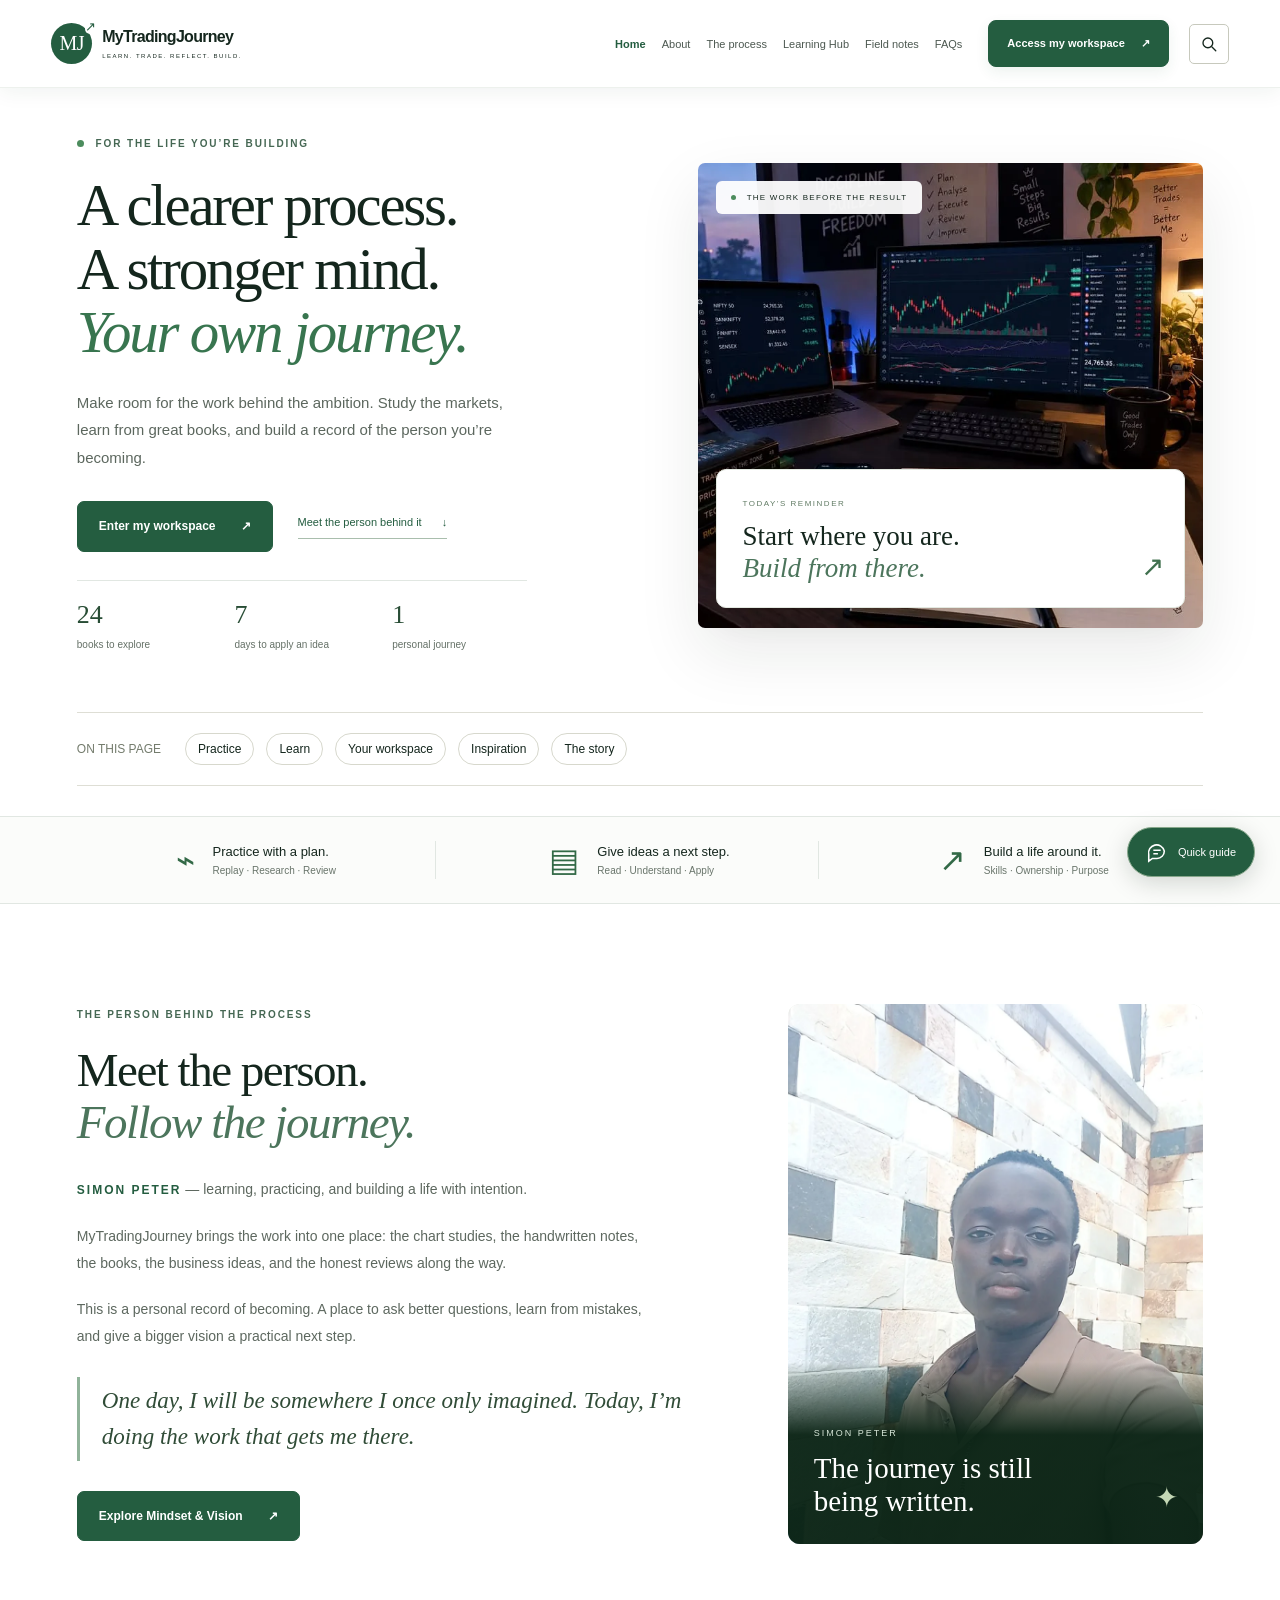
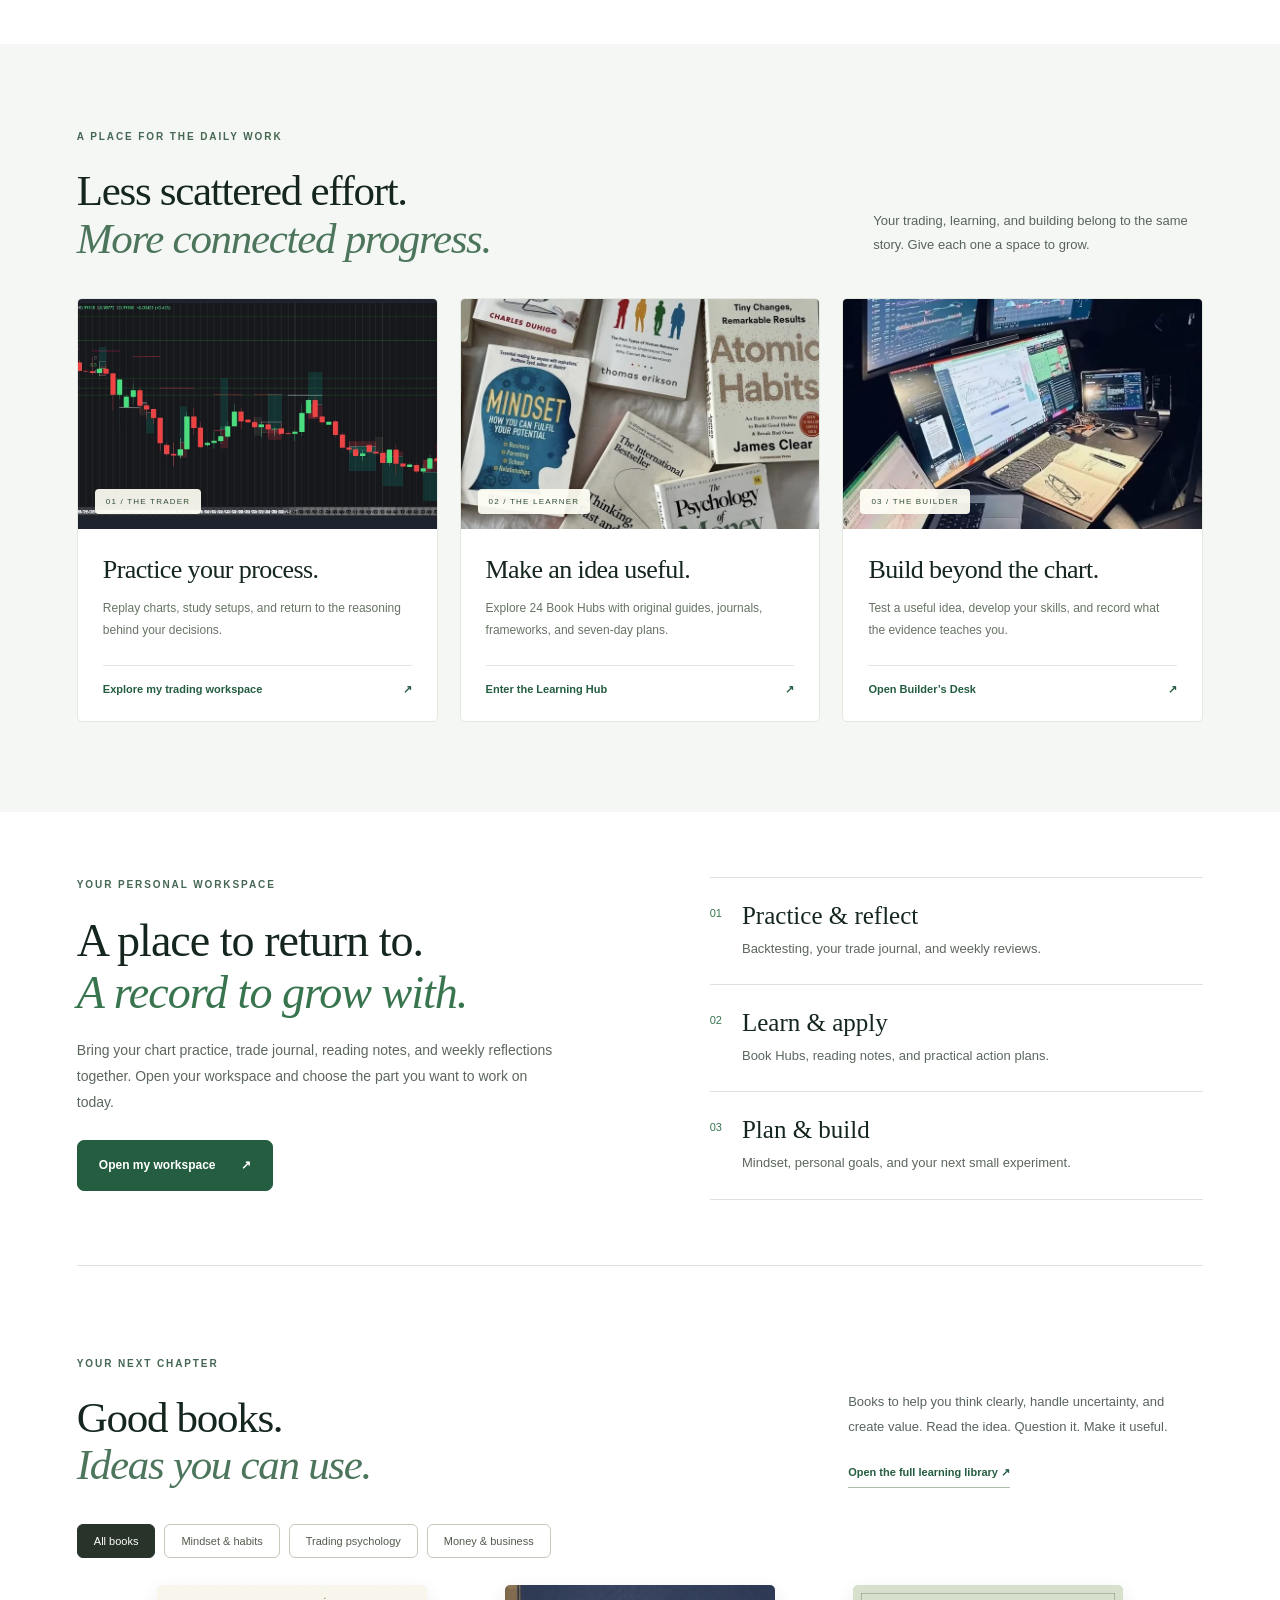
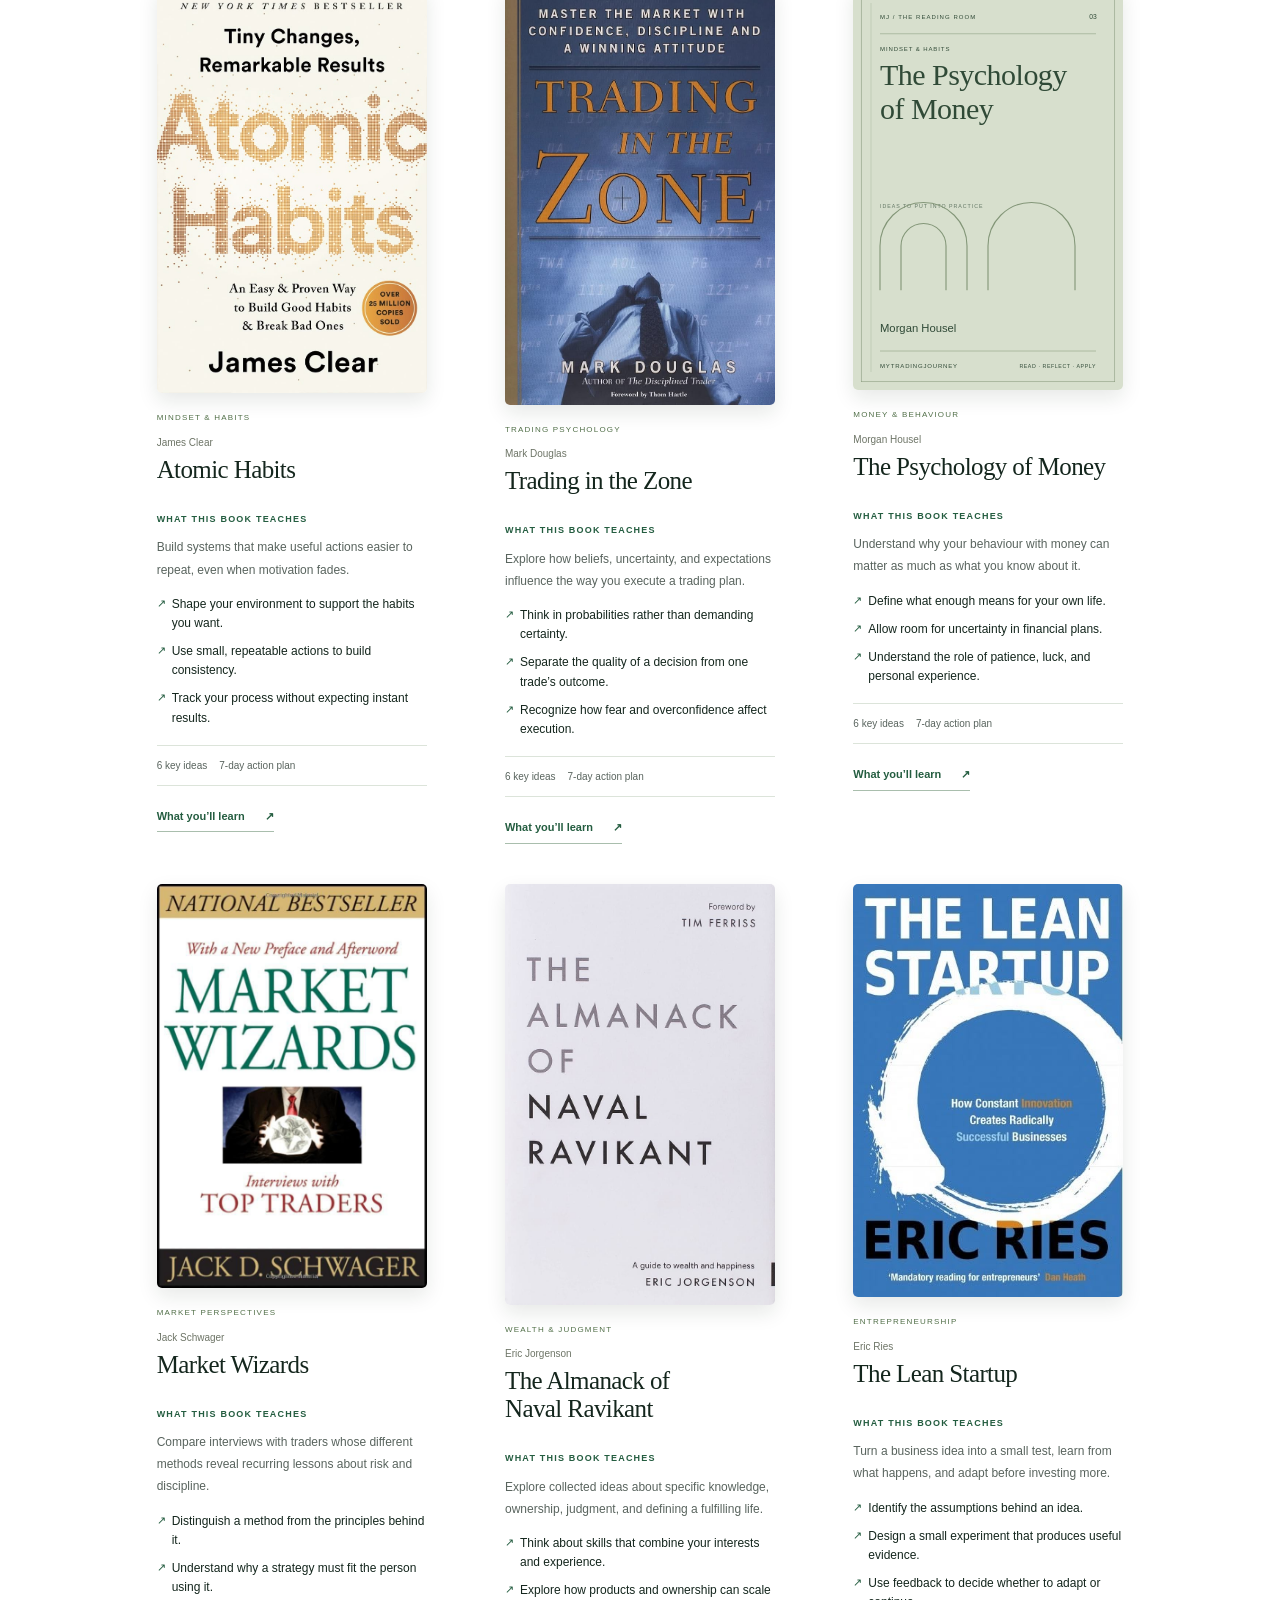
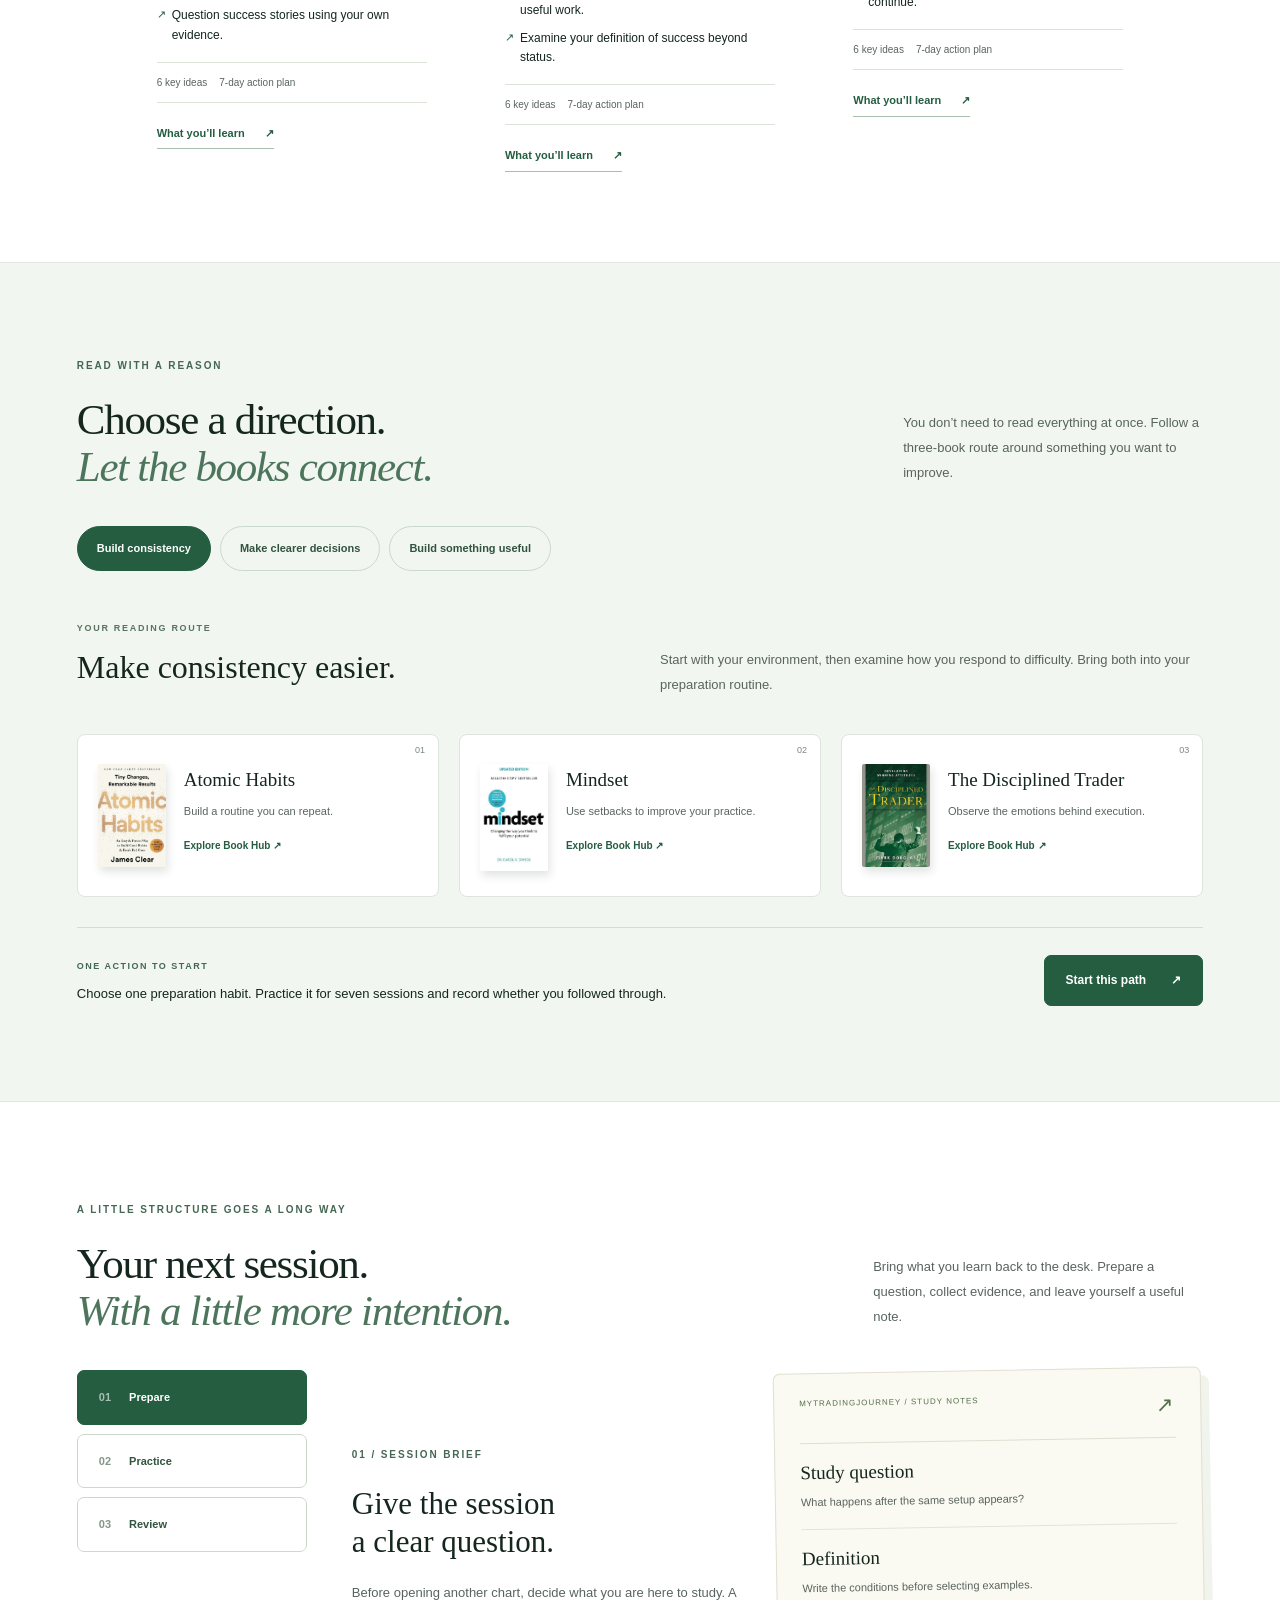
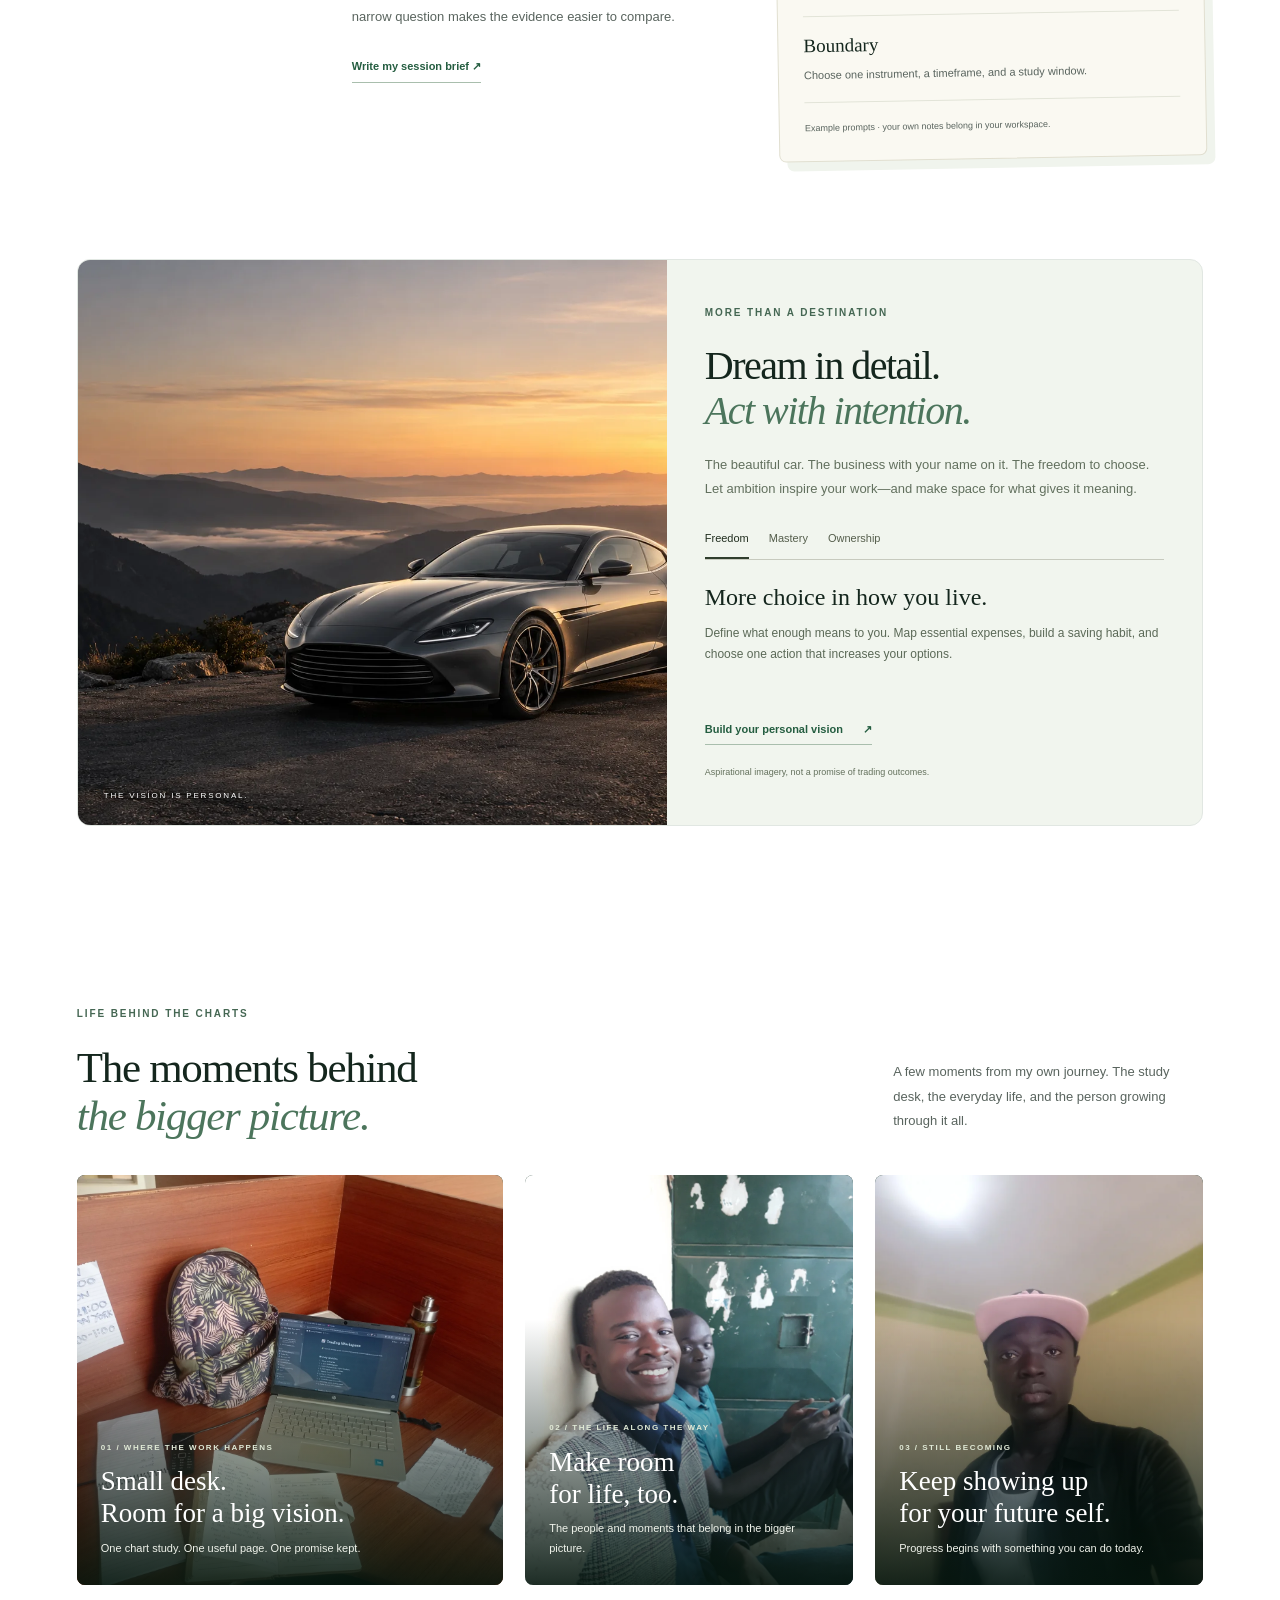
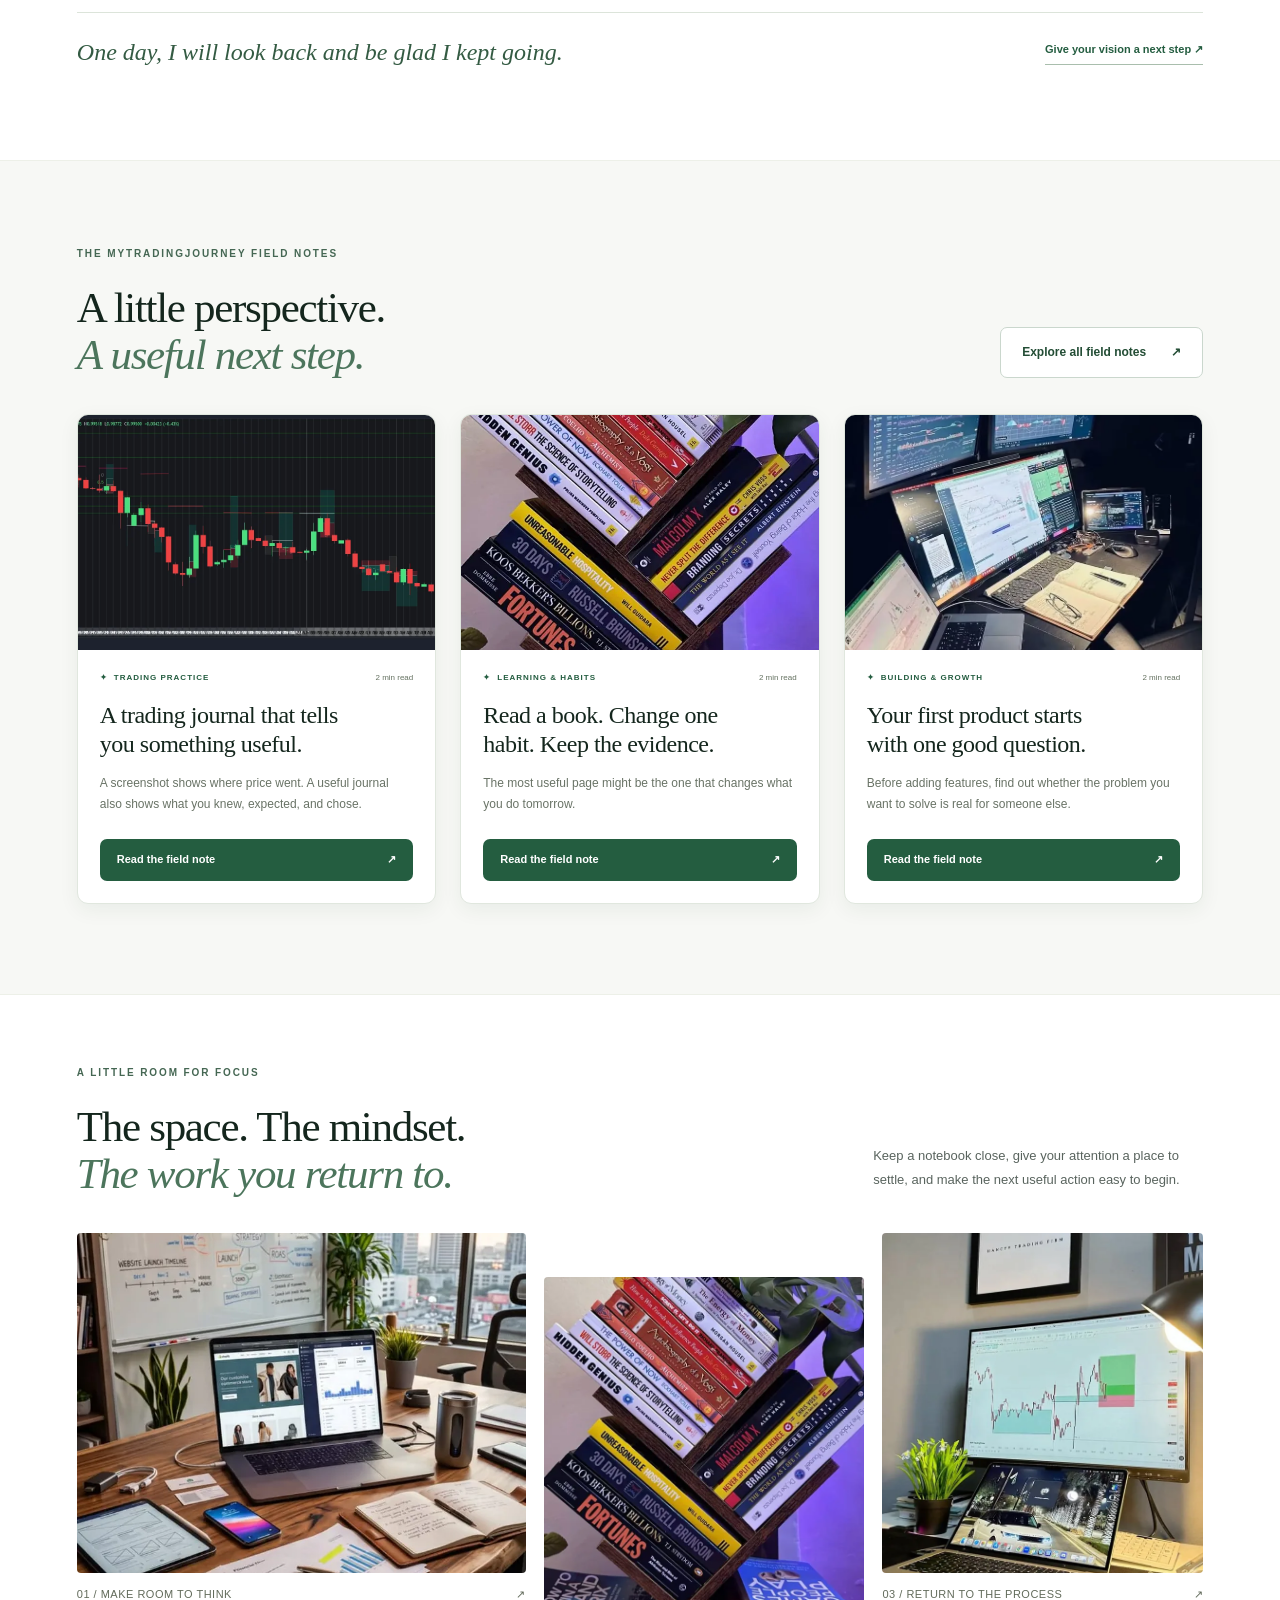
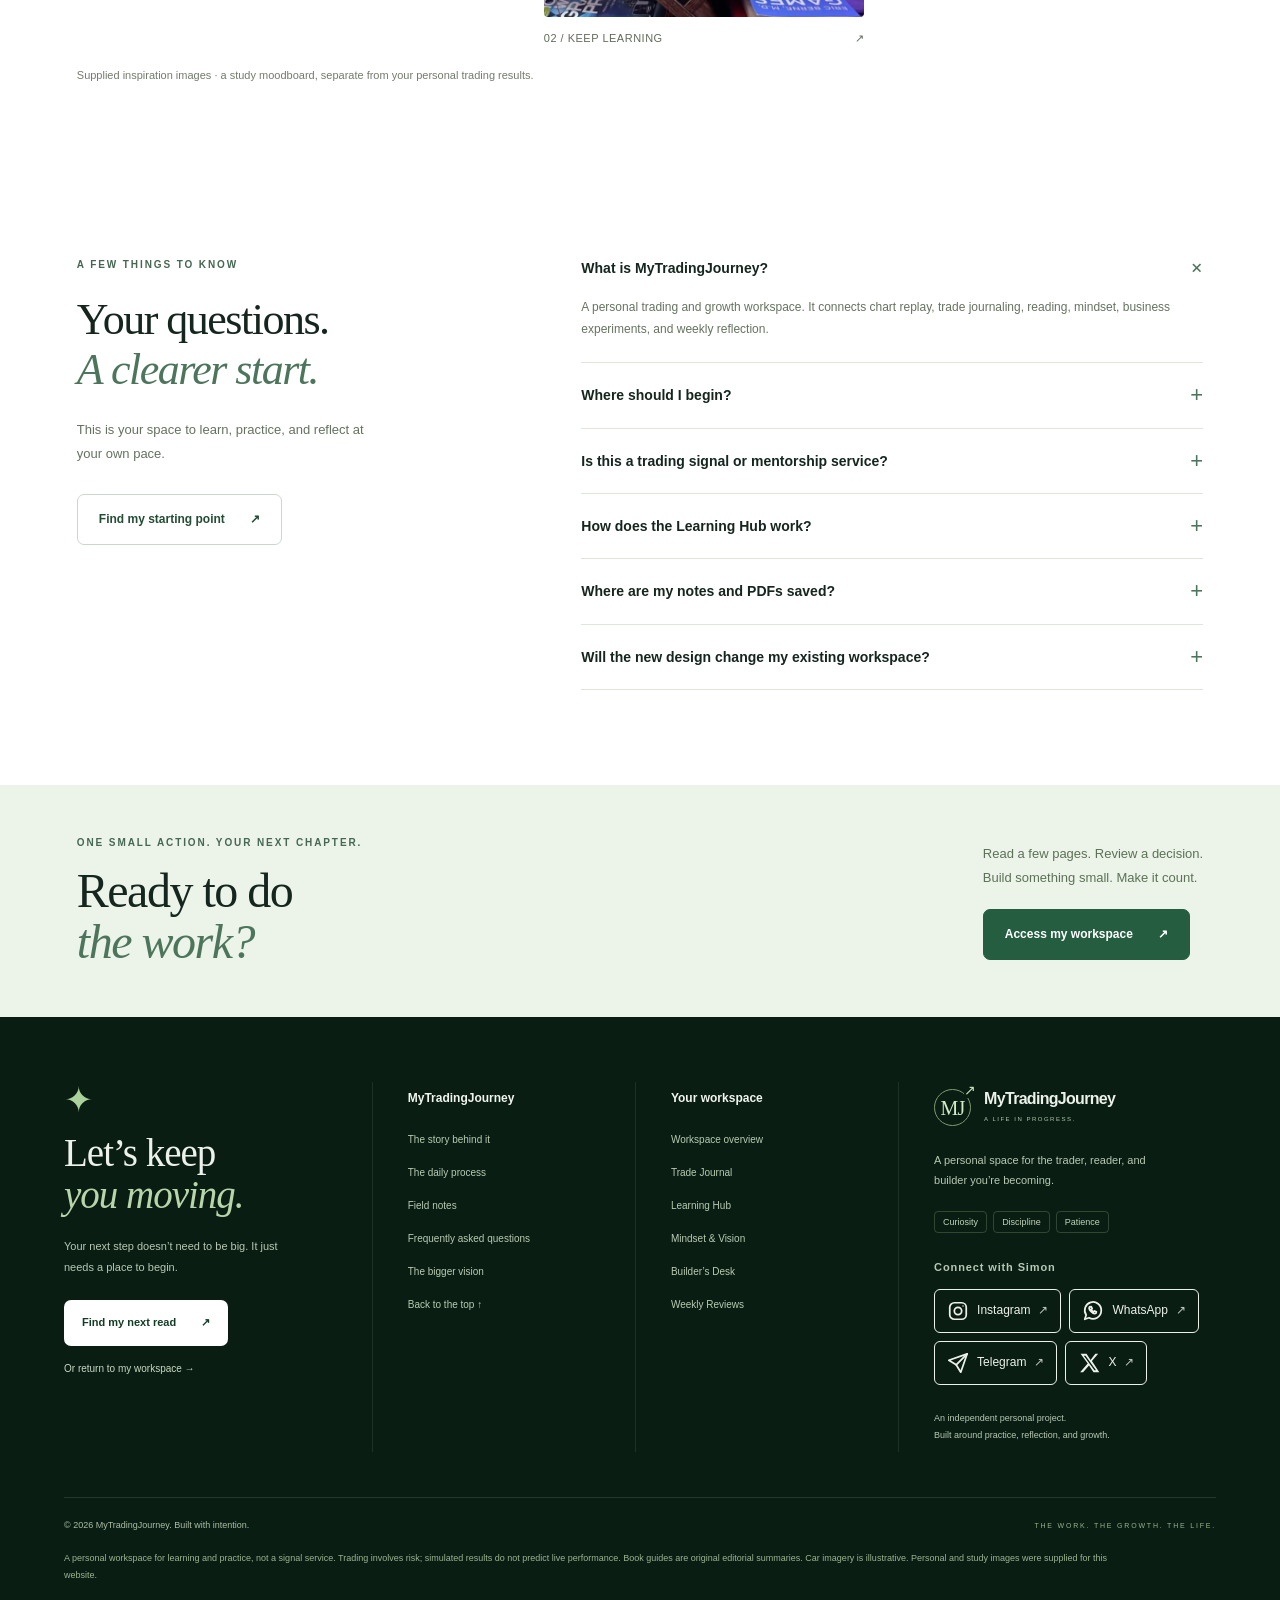
<file: index.html>
<!doctype html>
<html lang="en">
<head>
  <meta charset="utf-8"><meta name="viewport" content="width=device-width,initial-scale=1">
  <title>MyTradingJourney — Build a life with intention.</title>
  <meta name="description" content="A personal workspace for deliberate trading practice, powerful books, meaningful goals, and building something of your own.">
  <link rel="stylesheet" href="assets/home.css?v=20261030hub1">
  <script>
    // Preserve bookmarks and account callbacks that previously entered through home.
    const replay=/^#(?:sessions|session|strategies|challenges|analytics)(?:\/|$)/.test(location.hash);
    const workspace=/^#(?:home|journal|mindset|builder|document|review)(?:\/|$)/.test(location.hash);
    const callback=new URLSearchParams(location.search).has('code')||/^#(?:access_token|error)=/.test(location.hash);
    if(replay||workspace||callback)location.replace((replay?'pages/backtesting.html':'pages/journey.html')+location.search+(location.hash||'#home'));
  </script>
  <script defer src="assets/book-artwork.js?v=20261030supplied"></script><script defer src="assets/home.js?v=20261030teach1"></script>
  <link rel="stylesheet" href="assets/public-site.css?v=20261030ref1">
  <script defer src="assets/field-notes.js?v=20261105site1"></script>
  <script defer src="assets/public-site.js?v=20261106home1"></script>
<link rel="stylesheet" href="css/book-shelf.css?v=20261030teach1"><link rel="stylesheet" href="css/learning-discovery.css?v=20261030teach1"><script defer src="assets/learning-discovery.js?v=20261030teach1"></script><link rel="stylesheet" href="css/personal-story.css?v=20261030photos1"><link rel="stylesheet" href="css/social-links.css?v=20261106social2"><link rel="stylesheet" href="css/site-polish.css?v=20261106home1"><script defer src="assets/site-polish.js?v=20261106home1"></script></head>
<body class="ref-site" data-public-page="home">
<a class="skip" href="#main">Skip to content</a>
<header class="site-header ref-header">
<a class="brand" href="index.html" aria-label="MyTradingJourney home"><span class="monogram">MJ<span>↗</span></span><span>MyTradingJourney<small>LEARN. TRADE. REFLECT. BUILD.</small></span></a>
<button class="menu-toggle" aria-expanded="false" aria-controls="main-nav">Menu <span aria-hidden="true">☰</span></button>
<nav id="main-nav" aria-label="Main navigation"><a href="index.html" data-nav="home">Home</a><a href="index.html#story">About</a><a href="index.html#practice">The process</a><a href="pages/library.html">Learning Hub</a><a href="pages/field-notes.html" data-nav="notes">Field notes</a><a href="index.html#faq">FAQs</a><a class="nav-cta" href="pages/login.html?next=journey">Access my workspace <span aria-hidden="true">↗</span></a></nav>
</header>
<main id="main">
<section class="ref-hero ref-container" aria-labelledby="hero-title"><div class="ref-hero-copy"><p class="eyebrow"><span class="ref-dot"></span> FOR THE LIFE YOU’RE BUILDING</p><h1 id="hero-title">A clearer process.<br>A stronger mind.<br><em>Your own journey.</em></h1><p>Make room for the work behind the ambition. Study the markets, learn from great books, and build a record of the person you’re becoming.</p><div class="ref-hero-actions"><a class="button ref-primary" href="pages/login.html?next=journey">Enter my workspace <span>↗</span></a><a class="text-link" href="#story">Meet the person behind it <span>↓</span></a></div><div class="ref-hero-meta"><span><b>24</b> books to explore</span><span><b>7</b> days to apply an idea</span><span><b>1</b> personal journey</span></div></div><div class="ref-hero-visual"><img src="assets/site-images/study-journal.webp" alt="A market study setup with charts, a laptop and an open trading notebook" width="735" height="672" fetchpriority="high"><div class="hero-photo-label"><span class="ref-dot"></span> THE WORK BEFORE THE RESULT</div><div class="hero-note"><span>TODAY’S REMINDER</span><p>Start where you are.<br><em>Build from there.</em></p><span class="note-arrow" aria-hidden="true">↗</span></div></div></section>
<nav class="site-section-nav ref-container" aria-label="Explore this page"><span>ON THIS PAGE</span><a href="#practice">Practice</a><a href="#books">Learn</a><a href="#workspace-directory">Your workspace</a><a href="#study-spaces">Inspiration</a><a href="#story">The story</a></nav><div class="ref-capability-strip"><div><span aria-hidden="true">⌁</span><p>Practice with a plan.<small>Replay · Research · Review</small></p></div><div><span aria-hidden="true">▤</span><p>Give ideas a next step.<small>Read · Understand · Apply</small></p></div><div><span aria-hidden="true">↗</span><p>Build a life around it.<small>Skills · Ownership · Purpose</small></p></div></div>
<section class="ref-about ref-container" id="story" aria-labelledby="story-title"><div class="ref-about-copy"><p class="eyebrow">THE PERSON BEHIND THE PROCESS</p><h2 id="story-title">Meet the person.<br><em>Follow the journey.</em></h2><p class="ref-intro"><strong>SIMON PETER</strong> — learning, practicing, and building a life with intention.</p><p>MyTradingJourney brings the work into one place: the chart studies, the handwritten notes, the books, the business ideas, and the honest reviews along the way.</p><p>This is a personal record of becoming. A place to ask better questions, learn from mistakes, and give a bigger vision a practical next step.</p><blockquote>One day, I will be somewhere I once only imagined. Today, I’m doing the work that gets me there.</blockquote><a class="button ref-primary" href="pages/journey.html#mindset">Explore Mindset & Vision <span>↗</span></a></div><figure class="ref-portrait"><img src="assets/home/simon-journey.webp" alt="Simon Peter, the person behind MyTradingJourney" width="900" height="1600" loading="lazy"><figcaption><span>SIMON PETER</span><strong>The journey is still<br>being written.</strong><span aria-hidden="true">✦</span></figcaption></figure></section>
<section class="ref-process" id="practice" aria-labelledby="process-title"><div class="ref-container"><div class="section-heading"><div><p class="eyebrow">A PLACE FOR THE DAILY WORK</p><h2 id="process-title">Less scattered effort.<br><em>More connected progress.</em></h2></div><p>Your trading, learning, and building belong to the same story. Give each one a space to grow.</p></div><div class="ref-feature-grid"><a href="pages/journey.html#home" class="ref-feature"><div class="ref-feature-image"><img src="assets/site-images/eurusd-study.webp" alt="A supplied EURUSD chart used as an illustration of market study" width="1200" height="650" loading="lazy"><span>01 / THE TRADER</span></div><div><h3>Practice your process.</h3><p>Replay charts, study setups, and return to the reasoning behind your decisions.</p><strong>Explore my trading workspace <span aria-hidden="true">↗</span></strong></div></a><a href="pages/library.html" class="ref-feature"><div class="ref-feature-image"><img src="assets/learning/book-collection.webp" alt="Books about habits, psychology, thinking and money" width="736" height="1080" loading="lazy"><span>02 / THE LEARNER</span></div><div><h3>Make an idea useful.</h3><p>Explore 24 Book Hubs with original guides, journals, frameworks, and seven-day plans.</p><strong>Enter the Learning Hub <span>↗</span></strong></div></a><a href="pages/journey.html#builder" class="ref-feature"><div class="ref-feature-image"><img src="assets/site-images/builder-desk.webp" alt="A laptop and screen arranged for focused project work" width="669" height="1200" loading="lazy"><span>03 / THE BUILDER</span></div><div><h3>Build beyond the chart.</h3><p>Test a useful idea, develop your skills, and record what the evidence teaches you.</p><strong>Open Builder’s Desk <span>↗</span></strong></div></a></div></div></section>
<section class="site-workspace-invitation ref-container" id="workspace-directory" aria-labelledby="directory-title"><div><p class="eyebrow">YOUR PERSONAL WORKSPACE</p><h2 id="directory-title">A place to return to.<br><em>A record to grow with.</em></h2><p>Bring your chart practice, trade journal, reading notes, and weekly reflections together. Open your workspace and choose the part you want to work on today.</p><a class="button ref-primary" href="pages/login.html?next=journey">Open my workspace <span aria-hidden="true">↗</span></a></div><ul aria-label="Inside your workspace"><li><span>01</span><div><h3>Practice &amp; reflect</h3><p>Backtesting, your trade journal, and weekly reviews.</p></div></li><li><span>02</span><div><h3>Learn &amp; apply</h3><p>Book Hubs, reading notes, and practical action plans.</p></div></li><li><span>03</span><div><h3>Plan &amp; build</h3><p>Mindset, personal goals, and your next small experiment.</p></div></li></ul></section><section class="section bookshelf" id="books" aria-labelledby="books-title">
  <div class="section-heading"><div><p class="eyebrow">YOUR NEXT CHAPTER</p><h2 id="books-title">Good books.<br><em>Ideas you can use.</em></h2></div><div><p>Books to help you think clearly, handle uncertainty, and create value. Read the idea. Question it. Make it useful.</p><a class="text-link" href="pages/library.html">Open the full learning library ↗</a></div></div>
  <div class="book-filters" role="group" aria-label="Filter featured books"><button type="button" aria-pressed="true" data-filter="all">All books</button><button type="button" aria-pressed="false" data-filter="mindset">Mindset & habits</button><button type="button" aria-pressed="false" data-filter="trading">Trading psychology</button><button type="button" aria-pressed="false" data-filter="wealth">Money & business</button></div>
  <p id="book-count" class="sr-only" aria-live="polite"></p><div class="books-grid" id="featured-books"></div><noscript><p>Explore book notes and your reading path in the <a href="pages/library.html">Learning Library</a>.</p></noscript>
</section>

<section class="discovery-paths" id="reading-paths" aria-labelledby="paths-title"><div class="ref-container"><div class="section-heading"><div><p class="eyebrow">READ WITH A REASON</p><h2 id="paths-title">Choose a direction.<br><em>Let the books connect.</em></h2></div><p>You don’t need to read everything at once. Follow a three-book route around something you want to improve.</p></div><div class="discovery-controls" role="group" aria-label="Choose a reading path"><button type="button" data-path-choice data-choice="consistency" aria-pressed="true" aria-controls="reading-path-content">Build consistency</button><button type="button" data-path-choice data-choice="decisions" aria-pressed="false" aria-controls="reading-path-content">Make clearer decisions</button><button type="button" data-path-choice data-choice="ownership" aria-pressed="false" aria-controls="reading-path-content">Build something useful</button></div><div id="reading-path-content" aria-live="polite"></div><noscript><p>Explore habits, trading psychology, and entrepreneurship in the <a href="pages/library.html">Learning Library</a>.</p></noscript></div></section>
<section class="discovery-work ref-container" id="daily-practice" aria-labelledby="daily-title"><div class="section-heading"><div><p class="eyebrow">A LITTLE STRUCTURE GOES A LONG WAY</p><h2 id="daily-title">Your next session.<br><em>With a little more intention.</em></h2></div><p>Bring what you learn back to the desk. Prepare a question, collect evidence, and leave yourself a useful note.</p></div><div class="discovery-work-layout"><div class="discovery-controls" role="group" aria-label="Explore a daily practice step"><button type="button" data-work-choice data-choice="prepare" aria-pressed="true" aria-controls="daily-work-content"><span>01</span> Prepare</button><button type="button" data-work-choice data-choice="practice" aria-pressed="false" aria-controls="daily-work-content"><span>02</span> Practice</button><button type="button" data-work-choice data-choice="review" aria-pressed="false" aria-controls="daily-work-content"><span>03</span> Review</button></div><div id="daily-work-content" class="discovery-work-panel" aria-live="polite"></div></div><noscript><a href="pages/backtesting.html#sessions">Start a study session in Backtesting Lab</a></noscript></section>
<section class="ref-vision ref-container" id="vision" aria-labelledby="vision-title"><div class="ref-vision-image"><img src="assets/home/grand-tourer.webp" alt="A silver sports coupe overlooking mountains at sunrise, representing an aspiration" width="1536" height="1024" loading="lazy"><span>THE VISION IS PERSONAL.</span></div><div class="ref-vision-copy"><p class="eyebrow">MORE THAN A DESTINATION</p><h2 id="vision-title">Dream in detail.<br><em>Act with intention.</em></h2><p>The beautiful car. The business with your name on it. The freedom to choose. Let ambition inspire your work—and make space for what gives it meaning.</p><div class="vision-tabs" role="group" aria-label="Explore a vision"><button data-vision="freedom" aria-pressed="true">Freedom</button><button data-vision="craft" aria-pressed="false">Mastery</button><button data-vision="ownership" aria-pressed="false">Ownership</button></div><div id="vision-detail" aria-live="polite"><h3>More choice in how you live.</h3><p>Define what enough means to you. Map essential expenses, build a saving habit, and choose one action that increases your options.</p></div><a class="text-link" href="pages/journey.html#mindset">Build your personal vision <span>↗</span></a><small>Aspirational imagery, not a promise of trading outcomes.</small></div></section>
<section class="personal-story ref-container" id="behind-the-journey" aria-labelledby="personal-story-title"><div class="section-heading"><div><p class="eyebrow">LIFE BEHIND THE CHARTS</p><h2 id="personal-story-title">The moments behind<br><em>the bigger picture.</em></h2></div><p>A few moments from my own journey. The study desk, the everyday life, and the person growing through it all.</p></div><div class="personal-photo-grid"><figure class="personal-desk"><img src="assets/home/my-workspace.webp" width="1600" height="1200" alt="My laptop, notebooks, and handwritten trading preparation at my study desk" loading="lazy"><figcaption><span>01 / WHERE THE WORK HAPPENS</span><h3>Small desk.<br>Room for a big vision.</h3><p>One chart study. One useful page. One promise kept.</p></figcaption></figure><figure class="personal-everyday"><img src="assets/home/simon-everyday.webp" width="975" height="1300" alt="A personal photo of Simon Peter smiling beside a friend" loading="lazy"><figcaption><span>02 / THE LIFE ALONG THE WAY</span><h3>Make room<br>for life, too.</h3><p>The people and moments that belong in the bigger picture.</p></figcaption></figure><figure class="personal-reflection"><img src="assets/home/simon-reflection.webp" width="851" height="1111" alt="A personal portrait of Simon Peter wearing a cap" loading="lazy"><figcaption><span>03 / STILL BECOMING</span><h3>Keep showing up<br>for your future self.</h3><p>Progress begins with something you can do today.</p></figcaption></figure></div><div class="personal-story-signoff"><p>One day, I will look back and be glad I kept going.</p><a class="text-link" href="pages/journey.html#mindset">Give your vision a next step ↗</a></div></section>
<section class="ref-notes-section" id="field-notes" aria-labelledby="notes-title"><div class="ref-container"><div class="section-heading"><div><p class="eyebrow">THE MYTRADINGJOURNEY FIELD NOTES</p><h2 id="notes-title">A little perspective.<br><em>A useful next step.</em></h2></div><a class="button ref-outline" href="pages/field-notes.html">Explore all field notes <span>↗</span></a></div><div class="ref-notes-grid" id="home-field-notes"></div><noscript><a href="pages/field-notes.html">Open the field notes collection</a></noscript></div></section>
<section class="site-moodboard ref-container" id="study-spaces" aria-labelledby="spaces-title"><div class="section-heading"><div><p class="eyebrow">A LITTLE ROOM FOR FOCUS</p><h2 id="spaces-title">The space. The mindset.<br><em>The work you return to.</em></h2></div><p>Keep a notebook close, give your attention a place to settle, and make the next useful action easy to begin.</p></div><div class="site-moodboard-grid"><figure><img src="assets/site-images/reading-desk.webp" alt="A light-filled workspace with a laptop, notebooks and coffee" width="736" height="980" loading="lazy"><figcaption><span>01 / MAKE ROOM TO THINK</span><span aria-hidden="true">↗</span></figcaption></figure><figure><img src="assets/site-images/book-stack.webp" alt="A stack of books about thinking, money and personal growth" width="736" height="980" loading="lazy"><figcaption><span>02 / KEEP LEARNING</span><span aria-hidden="true">↗</span></figcaption></figure><figure><img src="assets/site-images/quiet-desk.webp" alt="A study space with a monitor, plant and notebook" width="736" height="980" loading="lazy"><figcaption><span>03 / RETURN TO THE PROCESS</span><span aria-hidden="true">↗</span></figcaption></figure></div><p>Supplied inspiration images · a study moodboard, separate from your personal trading results.</p></section><section class="ref-faq ref-container" id="faq" aria-labelledby="faq-title"><div><p class="eyebrow">A FEW THINGS TO KNOW</p><h2 id="faq-title">Your questions.<br><em>A clearer start.</em></h2><p>This is your space to learn, practice, and reflect at your own pace.</p><button class="button ref-outline" type="button" data-open-guide>Find my starting point <span>↗</span></button></div><div class="ref-faq-list">
<details open><summary>What is MyTradingJourney?<span aria-hidden="true">+</span></summary><p>A personal trading and growth workspace. It connects chart replay, trade journaling, reading, mindset, business experiments, and weekly reflection.</p></details>
<details><summary>Where should I begin?<span aria-hidden="true">+</span></summary><p>Choose one small action: study a setup in Backtesting Lab, open a Book Hub, or record a decision in your Trade Journal. The quick guide links you to each space.</p></details>
<details><summary>Is this a trading signal or mentorship service?<span aria-hidden="true">+</span></summary><p>No. MyTradingJourney is a personal learning and practice project. The tools help organize your own research and reflections; they don’t provide signals or promise returns.</p></details>
<details><summary>How does the Learning Hub work?<span aria-hidden="true">+</span></summary><p>Each of the 24 books opens a guide with big ideas, original application frameworks, a seven-day plan, journal prompts, and a daily checklist. You can add a PDF and keep learning notes.</p></details>
<details><summary>Where are my notes and PDFs saved?<span aria-hidden="true">+</span></summary><p>When signed in, your workspace entries, learning progress, notes, plans, checklists, ratings, goals, and drafts save privately to your database account. Uploaded PDFs and images use private account storage. The Library can import previous device progress and PDFs while keeping the originals. Guest edits stay in the open tab; sign in for cloud saving.</p></details>
<details><summary>Will the new design change my existing workspace?<span aria-hidden="true">+</span></summary><p>Your existing workspace, accounts, book covers, and PDF tools remain available. Use “Access my workspace” to return to your tools.</p></details>
</div></section>
<section class="ref-next" id="life"><div class="ref-container"><div><p class="eyebrow">ONE SMALL ACTION. YOUR NEXT CHAPTER.</p><h2>Ready to do<br><em>the work?</em></h2></div><div><p>Read a few pages. Review a decision.<br>Build something small. Make it count.</p><a class="button ref-primary" href="pages/login.html?next=journey">Access my workspace <span>↗</span></a></div></div></section>
</main>
<footer class="ref-footer" id="support">
<div class="ref-footer-grid"><section class="footer-invitation"><span class="footer-symbol" aria-hidden="true">✦</span><h2>Let’s keep<br><em>you moving.</em></h2><p>Your next step doesn’t need to be big. It just needs a place to begin.</p><a class="button ref-white" href="pages/library.html">Find my next read <span>↗</span></a><a class="footer-text-link" href="pages/journey.html#home">Or return to my workspace →</a></section>
<section><h3>MyTradingJourney</h3><a href="index.html#story">The story behind it</a><a href="index.html#practice">The daily process</a><a href="pages/field-notes.html">Field notes</a><a href="index.html#faq">Frequently asked questions</a><a href="index.html#vision">The bigger vision</a><a href="index.html#main">Back to the top ↑</a></section>
<section><h3>Your workspace</h3><a href="pages/journey.html#home">Workspace overview</a><a href="pages/journey.html#journal">Trade Journal</a><a href="pages/library.html">Learning Hub</a><a href="pages/journey.html#mindset">Mindset & Vision</a><a href="pages/journey.html#builder">Builder’s Desk</a><a href="pages/journey.html#review">Weekly Reviews</a></section>
<section class="footer-purpose"><a class="brand" href="index.html"><span class="monogram">MJ<span>↗</span></span><span>MyTradingJourney<small>A LIFE IN PROGRESS.</small></span></a><p>A personal space for the trader, reader, and builder you’re becoming.</p><div class="footer-values"><span>Curiosity</span><span>Discipline</span><span>Patience</span></div><p class="mj-social-heading">Connect with Simon</p><nav class="mj-social-links" aria-label="Connect with Simon"><a href="https://www.instagram.com/21hooki?exln=MWs3dmhpMzIwdXVpZA==" target="_blank" rel="noopener noreferrer" aria-label="Instagram — opens in a new tab"><svg width="24" height="24" focusable="false" viewBox="0 0 24 24" fill="none" stroke="currentColor" stroke-width="1.9" stroke-linecap="round" stroke-linejoin="round" aria-hidden="true"><rect x="3" y="3" width="18" height="18" rx="5"/><circle cx="12" cy="12" r="4"/><circle cx="17.5" cy="6.5" r=".8" fill="currentColor" stroke="none"/></svg><span>Instagram</span><span aria-hidden="true">↗</span></a><a href="https://wa.me/256705386435" target="_blank" rel="noopener noreferrer" aria-label="WhatsApp — opens in a new tab"><svg width="24" height="24" focusable="false" viewBox="0 0 24 24" fill="none" stroke="currentColor" stroke-width="1.9" stroke-linecap="round" stroke-linejoin="round" aria-hidden="true"><path d="M21 11.5a9 9 0 0 1-13.3 7.9L3 21l1.6-4.7A9 9 0 1 1 21 11.5Z"/><path d="M8.2 7.5c-.9 1.5.2 3.6 1.8 5.2s3.7 2.7 5.2 1.8l.5-1.6-2-1-1 1c-1.2-.5-2.1-1.4-2.6-2.6l1-1-1-2Z"/></svg><span>WhatsApp</span><span aria-hidden="true">↗</span></a><a href="https://t.me/hooki21" target="_blank" rel="noopener noreferrer" aria-label="Telegram — opens in a new tab"><svg width="24" height="24" viewBox="0 0 24 24" fill="none" stroke="currentColor" stroke-width="1.9" stroke-linecap="round" stroke-linejoin="round" aria-hidden="true" focusable="false"><path d="m22 2-7 20-5-8-8-5Z"/><path d="M22 2 10 14"/></svg><span>Telegram</span><span aria-hidden="true">↗</span></a><a href="https://x.com/21hooki" target="_blank" rel="noopener noreferrer" aria-label="X — opens in a new tab"><svg width="24" height="24" focusable="false" viewBox="0 0 24 24" fill="none" stroke="currentColor" stroke-width="1.9" stroke-linecap="round" stroke-linejoin="round" aria-hidden="true"><path fill="currentColor" stroke="none" d="M18.9 2H22l-6.8 7.8L23.2 22h-6.3l-4.9-7.4L5.5 22H2.3l8.3-9.5L2.8 2h6.5l4.4 6.7ZM17.9 20h1.8L8.2 4H6.3Z"/></svg><span>X</span><span aria-hidden="true">↗</span></a></nav><p class="footer-original">An independent personal project.<br>Built around practice, reflection, and growth.</p></section></div>
<div class="ref-footer-bottom"><p>© <span id="year">2026</span> MyTradingJourney. Built with intention.</p><span>THE WORK. THE GROWTH. THE LIFE.</span></div><p class="ref-disclosure">A personal workspace for learning and practice, not a signal service. Trading involves risk; simulated results do not predict live performance. Book guides are original editorial summaries. Car imagery is illustrative. Personal and study images were supplied for this website.</p>
</footer>
<button type="button" class="quick-guide-toggle" aria-label="Quick guide" aria-expanded="false" aria-controls="quick-guide"><svg width="22" height="22" viewBox="0 0 24 24" fill="none" stroke="currentColor" stroke-width="1.7" aria-hidden="true"><path d="M20 11a8 8 0 0 1-8 8H7l-4 3v-7a8 8 0 1 1 17-4Z"/><path d="M8 10h8M8 14h5"/></svg><span class="guide-button-label">Quick guide</span></button>
<aside class="quick-guide" id="quick-guide" aria-labelledby="guide-title" hidden><header><span>LET’S FIND YOUR NEXT STEP</span><button type="button" data-close-guide aria-label="Close quick guide">×</button></header><h2 id="guide-title">Where would you like to start?</h2><p>Choose a space. Come back whenever you need a little direction.</p><a href="pages/backtesting.html#sessions"><span>01</span> Practice on a chart <b>↗</b></a><a href="pages/library.html"><span>02</span> Turn a book into action <b>↗</b></a><a href="pages/journey.html#journal"><span>03</span> Reflect on a decision <b>↗</b></a><a href="pages/journey.html#builder"><span>04</span> Build a small experiment <b>↗</b></a><small>Self-guided resources for your personal journey.</small></aside>
<dialog id="book-preview" aria-labelledby="preview-title"><button class="dialog-close" aria-label="Close book preview" autofocus>×</button><div id="preview-content"></div></dialog>

</body>
</html>
</file>
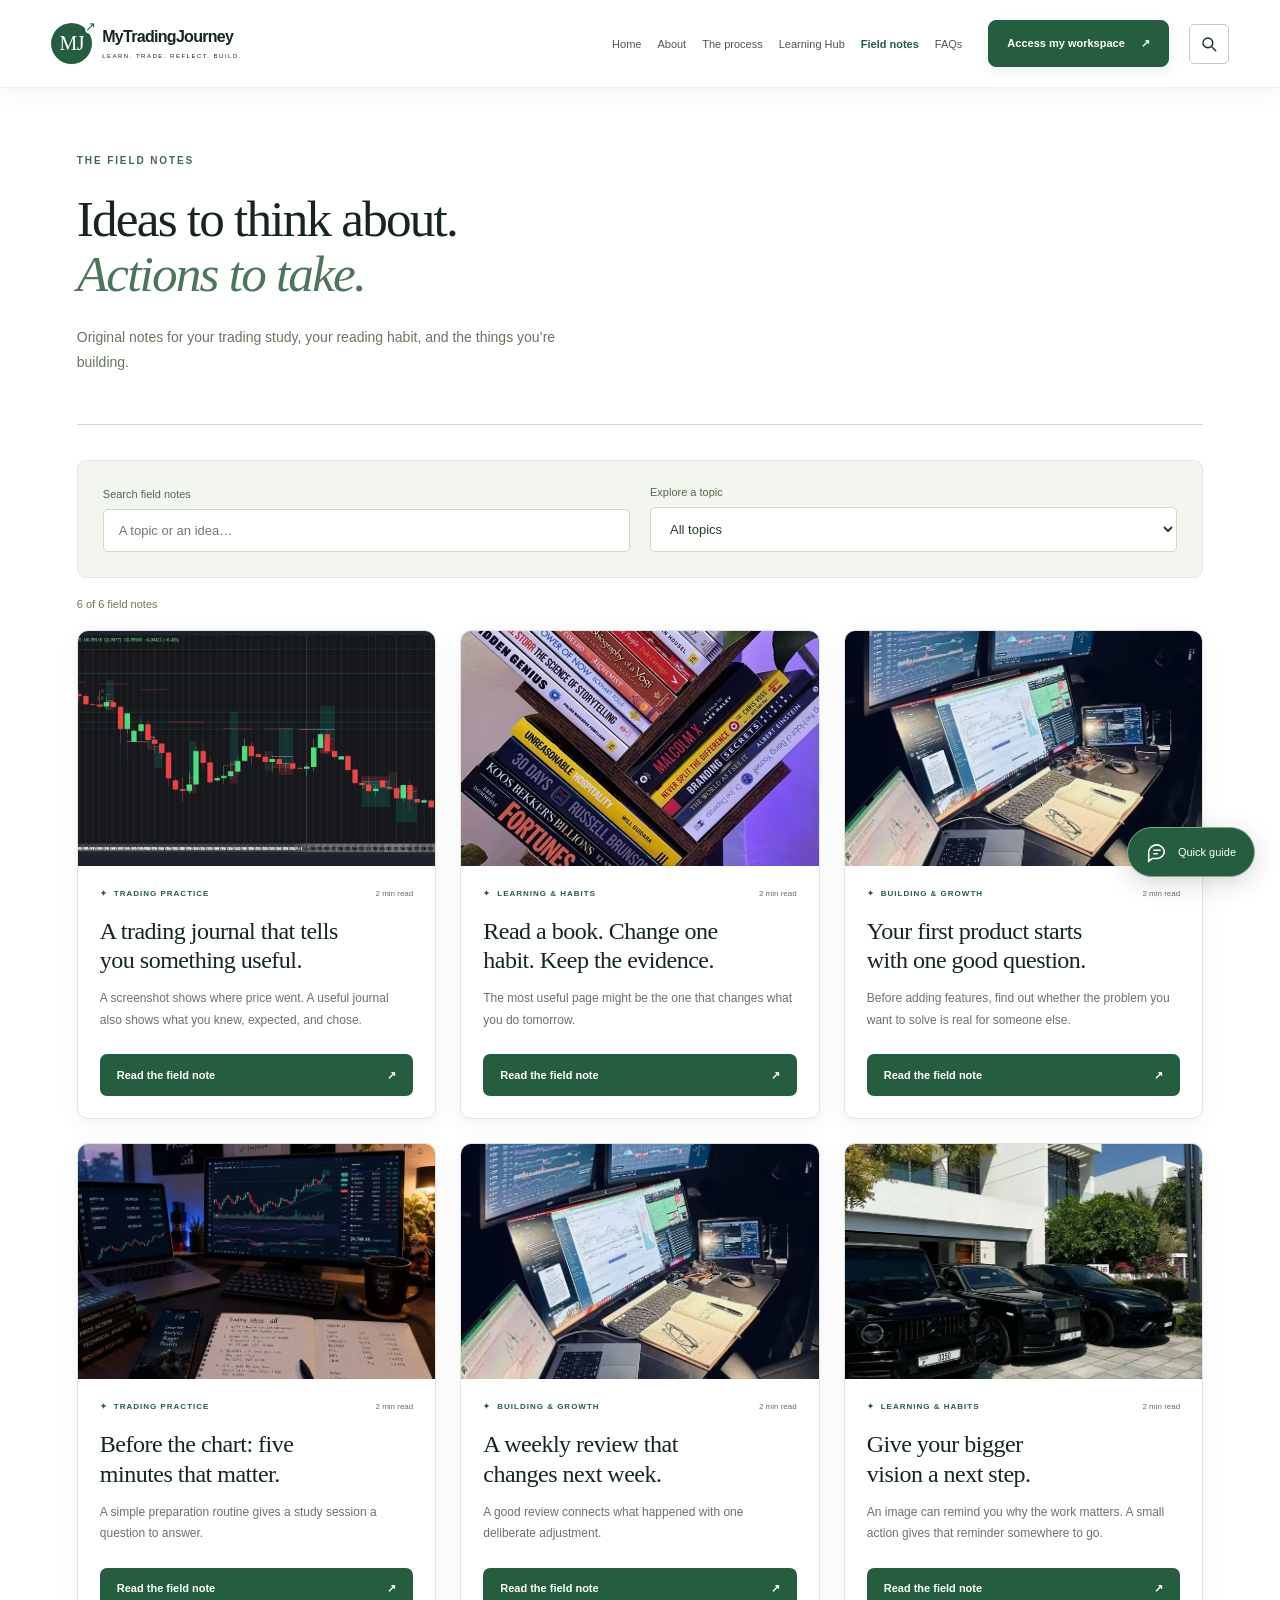
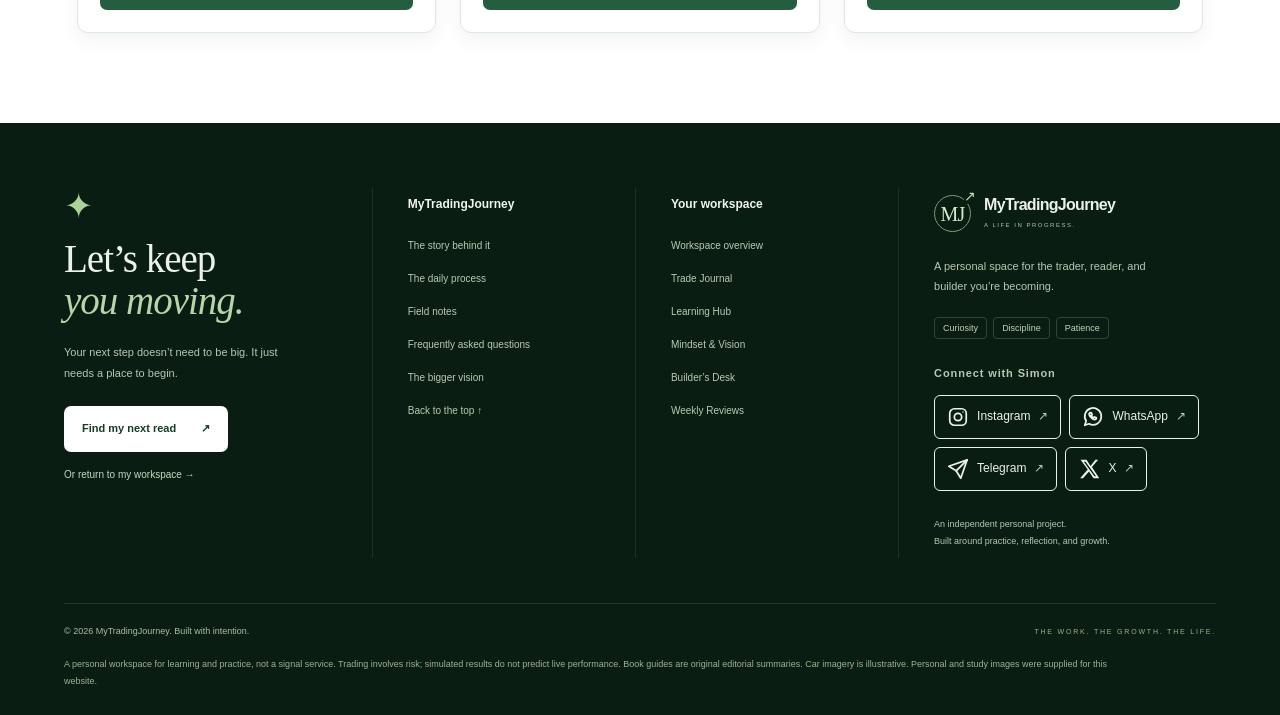
<file: pages/field-notes.html>
<!doctype html><html lang="en"><head><meta charset="utf-8"><meta name="viewport" content="width=device-width,initial-scale=1"><title>Field Notes · MyTradingJourney</title><meta name="description" content="Original field notes on trading practice, learning, and building useful things."><link rel="stylesheet" href="../assets/home.css?v=20261030hub1"><link rel="stylesheet" href="../assets/public-site.css?v=20261030ref1"><script defer src="../assets/field-notes.js?v=20261105site1"></script><script defer src="../assets/public-site.js?v=20261106home1"></script><link rel="stylesheet" href="../css/social-links.css?v=20261106social2"><link rel="stylesheet" href="../css/site-polish.css?v=20261106home1"><script defer src="../assets/site-polish.js?v=20261106home1"></script></head><body class="ref-site" data-public-page="notes" data-public-depth="1"><a class="skip" href="#main">Skip to content</a>
<header class="site-header ref-header">
<a class="brand" href="../index.html" aria-label="MyTradingJourney home"><span class="monogram">MJ<span>↗</span></span><span>MyTradingJourney<small>LEARN. TRADE. REFLECT. BUILD.</small></span></a>
<button class="menu-toggle" aria-expanded="false" aria-controls="main-nav">Menu <span aria-hidden="true">☰</span></button>
<nav id="main-nav" aria-label="Main navigation"><a href="../index.html" data-nav="home">Home</a><a href="../index.html#story">About</a><a href="../index.html#practice">The process</a><a href="library.html">Learning Hub</a><a href="field-notes.html" data-nav="notes">Field notes</a><a href="../index.html#faq">FAQs</a><a class="nav-cta" href="login.html?next=journey">Access my workspace <span aria-hidden="true">↗</span></a></nav>
</header><main id="main" class="ref-container notes-destination"><div id="note-article" hidden></div><section id="notes-collection" aria-labelledby="collection-title"><header class="notes-collection-heading"><p class="eyebrow">THE FIELD NOTES</p><h1 id="collection-title">Ideas to think about.<br><em>Actions to take.</em></h1><p>Original notes for your trading study, your reading habit, and the things you’re building.</p></header><form class="notes-tools" role="search"><label>Search field notes<input type="search" id="notes-search" placeholder="A topic or an idea…"></label><label>Explore a topic<select id="notes-topic"><option value="all">All topics</option><option value="practice">Trading practice</option><option value="learning">Learning & habits</option><option value="building">Building & growth</option></select></label></form><p id="notes-count" class="notes-result" aria-live="polite"></p><div class="ref-notes-grid" id="all-field-notes"></div><noscript><p>Enable JavaScript to explore the field notes, or continue to the <a href="library.html">Learning Hub</a>.</p></noscript></section></main><footer class="ref-footer" id="support">
<div class="ref-footer-grid"><section class="footer-invitation"><span class="footer-symbol" aria-hidden="true">✦</span><h2>Let’s keep<br><em>you moving.</em></h2><p>Your next step doesn’t need to be big. It just needs a place to begin.</p><a class="button ref-white" href="library.html">Find my next read <span>↗</span></a><a class="footer-text-link" href="journey.html#home">Or return to my workspace →</a></section>
<section><h3>MyTradingJourney</h3><a href="../index.html#story">The story behind it</a><a href="../index.html#practice">The daily process</a><a href="field-notes.html">Field notes</a><a href="../index.html#faq">Frequently asked questions</a><a href="../index.html#vision">The bigger vision</a><a href="../index.html#main">Back to the top ↑</a></section>
<section><h3>Your workspace</h3><a href="journey.html#home">Workspace overview</a><a href="journey.html#journal">Trade Journal</a><a href="library.html">Learning Hub</a><a href="journey.html#mindset">Mindset & Vision</a><a href="journey.html#builder">Builder’s Desk</a><a href="journey.html#review">Weekly Reviews</a></section>
<section class="footer-purpose"><a class="brand" href="../index.html"><span class="monogram">MJ<span>↗</span></span><span>MyTradingJourney<small>A LIFE IN PROGRESS.</small></span></a><p>A personal space for the trader, reader, and builder you’re becoming.</p><div class="footer-values"><span>Curiosity</span><span>Discipline</span><span>Patience</span></div><p class="mj-social-heading">Connect with Simon</p><nav class="mj-social-links" aria-label="Connect with Simon"><a href="https://www.instagram.com/21hooki?exln=MWs3dmhpMzIwdXVpZA==" target="_blank" rel="noopener noreferrer" aria-label="Instagram — opens in a new tab"><svg width="24" height="24" focusable="false" viewBox="0 0 24 24" fill="none" stroke="currentColor" stroke-width="1.9" stroke-linecap="round" stroke-linejoin="round" aria-hidden="true"><rect x="3" y="3" width="18" height="18" rx="5"/><circle cx="12" cy="12" r="4"/><circle cx="17.5" cy="6.5" r=".8" fill="currentColor" stroke="none"/></svg><span>Instagram</span><span aria-hidden="true">↗</span></a><a href="https://wa.me/256705386435" target="_blank" rel="noopener noreferrer" aria-label="WhatsApp — opens in a new tab"><svg width="24" height="24" focusable="false" viewBox="0 0 24 24" fill="none" stroke="currentColor" stroke-width="1.9" stroke-linecap="round" stroke-linejoin="round" aria-hidden="true"><path d="M21 11.5a9 9 0 0 1-13.3 7.9L3 21l1.6-4.7A9 9 0 1 1 21 11.5Z"/><path d="M8.2 7.5c-.9 1.5.2 3.6 1.8 5.2s3.7 2.7 5.2 1.8l.5-1.6-2-1-1 1c-1.2-.5-2.1-1.4-2.6-2.6l1-1-1-2Z"/></svg><span>WhatsApp</span><span aria-hidden="true">↗</span></a><a href="https://t.me/hooki21" target="_blank" rel="noopener noreferrer" aria-label="Telegram — opens in a new tab"><svg width="24" height="24" viewBox="0 0 24 24" fill="none" stroke="currentColor" stroke-width="1.9" stroke-linecap="round" stroke-linejoin="round" aria-hidden="true" focusable="false"><path d="m22 2-7 20-5-8-8-5Z"/><path d="M22 2 10 14"/></svg><span>Telegram</span><span aria-hidden="true">↗</span></a><a href="https://x.com/21hooki" target="_blank" rel="noopener noreferrer" aria-label="X — opens in a new tab"><svg width="24" height="24" focusable="false" viewBox="0 0 24 24" fill="none" stroke="currentColor" stroke-width="1.9" stroke-linecap="round" stroke-linejoin="round" aria-hidden="true"><path fill="currentColor" stroke="none" d="M18.9 2H22l-6.8 7.8L23.2 22h-6.3l-4.9-7.4L5.5 22H2.3l8.3-9.5L2.8 2h6.5l4.4 6.7ZM17.9 20h1.8L8.2 4H6.3Z"/></svg><span>X</span><span aria-hidden="true">↗</span></a></nav><p class="footer-original">An independent personal project.<br>Built around practice, reflection, and growth.</p></section></div>
<div class="ref-footer-bottom"><p>© <span id="year">2026</span> MyTradingJourney. Built with intention.</p><span>THE WORK. THE GROWTH. THE LIFE.</span></div><p class="ref-disclosure">A personal workspace for learning and practice, not a signal service. Trading involves risk; simulated results do not predict live performance. Book guides are original editorial summaries. Car imagery is illustrative. Personal and study images were supplied for this website.</p>
</footer>
<button type="button" class="quick-guide-toggle" aria-label="Quick guide" aria-expanded="false" aria-controls="quick-guide"><svg width="22" height="22" viewBox="0 0 24 24" fill="none" stroke="currentColor" stroke-width="1.7" aria-hidden="true"><path d="M20 11a8 8 0 0 1-8 8H7l-4 3v-7a8 8 0 1 1 17-4Z"/><path d="M8 10h8M8 14h5"/></svg><span class="guide-button-label">Quick guide</span></button>
<aside class="quick-guide" id="quick-guide" aria-labelledby="guide-title" hidden><header><span>LET’S FIND YOUR NEXT STEP</span><button type="button" data-close-guide aria-label="Close quick guide">×</button></header><h2 id="guide-title">Where would you like to start?</h2><p>Choose a space. Come back whenever you need a little direction.</p><a href="backtesting.html#sessions"><span>01</span> Practice on a chart <b>↗</b></a><a href="library.html"><span>02</span> Turn a book into action <b>↗</b></a><a href="journey.html#journal"><span>03</span> Reflect on a decision <b>↗</b></a><a href="journey.html#builder"><span>04</span> Build a small experiment <b>↗</b></a><small>Self-guided resources for your personal journey.</small></aside></body></html>
</file>
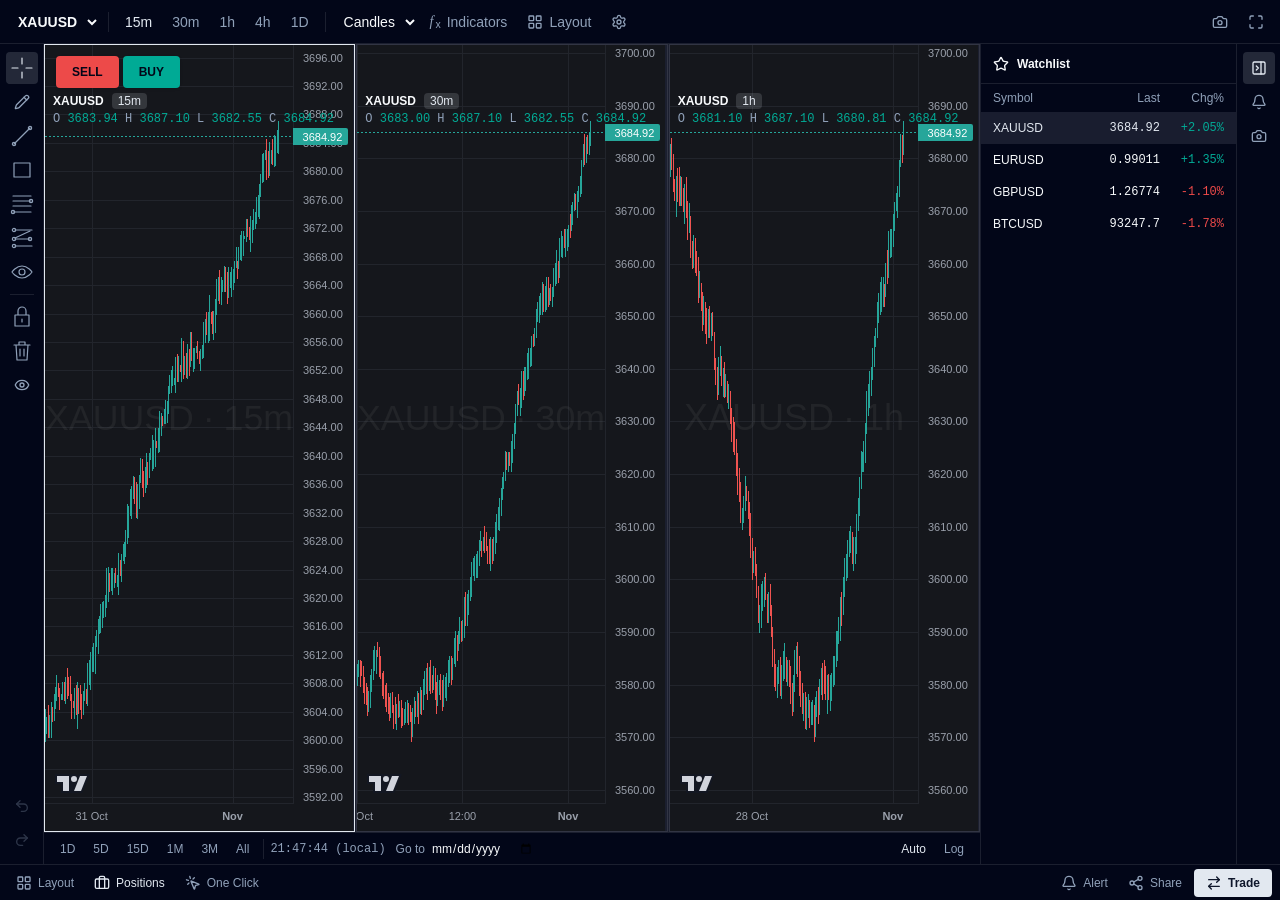
<file: pages/terminal.html>
<!doctype html>
<html lang="en" class="dark">
<head>
  <meta charset="utf-8"><meta name="viewport" content="width=device-width, initial-scale=1">
  <title>Chart Terminal · MyTradingJourney</title>
  <meta name="description" content="Multi-chart terminal with synced charts, drawing tools and indicators.">
  <link rel="stylesheet" href="../assets/terminal/terminal.css?v=20261107t1">
</head>
<body>
  <div id="terminal-root"></div>
  <script src="../assets/backtest-drawing-suite.js"></script>
  <script src="../assets/backtest-icons.js"></script>
  <script src="../assets/backtest-studies.js"></script>
  <script src="../assets/backtest-engine.js"></script>
  <script src="../assets/backtest-lab.js"></script>
  <script src="../assets/terminal/terminal.js?v=20261107t1"></script>
</body>
</html>
</file>
<file: assets/home.css>
:root{color-scheme:light;--paper:#f8f7f3;--ink:#222722;--muted:#62675f;--line:#deded5;--gold:#d9c197;--serif:Georgia,'Times New Roman',serif;scroll-behavior:smooth;scroll-padding-top:100px}*{box-sizing:border-box}body{margin:0;background:var(--paper);color:var(--ink);font-family:Arial,Helvetica,sans-serif;-webkit-font-smoothing:antialiased}a{color:inherit;text-decoration:none}button{font:inherit;cursor:pointer}button,a{-webkit-tap-highlight-color:transparent}a:focus-visible,button:focus-visible{outline:3px solid #997d42;outline-offset:5px}img{display:block;max-width:100%}.skip{position:fixed;left:16px;top:-100px;z-index:20;background:white;padding:15px}.skip:focus{top:10px}.site-header{height:98px;display:flex;justify-content:space-between;align-items:center;padding:0 5%;background:var(--paper);position:relative;z-index:5;border-bottom:1px solid var(--line)}.brand{display:flex;align-items:center;gap:13px;font-size:18px;font-weight:700;letter-spacing:-.7px}.brand small{display:block;font-size:8px;letter-spacing:1.8px;margin-top:7px;font-weight:500}.monogram{border:1px solid #8e958a;width:43px;height:45px;display:flex;align-items:center;justify-content:center;font-family:var(--serif);font-size:20px;font-weight:400;position:relative}.monogram span{position:absolute;right:-5px;top:-8px;font:14px Arial;background:var(--paper)}nav{display:flex;align-items:center;gap:33px;font-size:12px}nav>a:not(.nav-cta):hover{text-decoration:underline;text-underline-offset:6px}.nav-cta{padding:14px 19px;border:1px solid #b4b6ab}.nav-cta span{margin-left:20px}.menu-toggle{display:none}.hero{min-height:670px;position:relative;background:#222a28;color:#fff;overflow:hidden;isolation:isolate}.hero-image{position:absolute;inset:0;width:100%;height:100%;object-fit:cover;object-position:center 58%;z-index:-3}.hero-shade{position:absolute;inset:0;background:linear-gradient(90deg,rgba(9,18,17,.9) 0%,rgba(9,18,17,.65) 32%,rgba(9,18,17,.08) 80%),linear-gradient(0deg,rgba(9,18,17,.75),transparent 35%);z-index:-2}.hero-content{padding:77px 6% 136px;max-width:850px}.eyebrow{font-size:10px;letter-spacing:2px;font-weight:600;margin:0 0 25px;line-height:1.6}.eyebrow.light{color:#d8cfb9;display:flex;align-items:center;gap:10px}.eyebrow.light>span{width:6px;height:6px;background:var(--gold);border-radius:50%}h1,h2,h3,p{margin-top:0}h1{font-family:var(--serif);font-weight:400;font-size:clamp(50px,5.2vw,82px);line-height:1.06;letter-spacing:-3px;margin-bottom:24px}em{font-weight:400}h1 em{color:#e5cfa7}.hero-intro{font-size:14px;line-height:1.85;color:#e0e3df;max-width:410px}.hero-actions{display:flex;align-items:center;gap:26px;margin-top:30px}.button{display:inline-flex;align-items:center;justify-content:space-between;gap:30px;padding:18px 23px;font-size:12px;font-weight:600;line-height:1.4}.button.gold{background:var(--gold);color:#20251f}.button.gold:hover{background:#ecd6ad}.button.dark{background:#252d26;color:#fff}.button.dark:hover{background:#414b3e}.hero-link{font-size:12px;border-bottom:1px solid #a4aaa3;padding:9px 0}.hero-link span{margin-left:10px}.hero-footer{position:absolute;bottom:30px;left:6%;right:6%;display:flex;align-items:center;justify-content:space-between;border-top:1px solid #ffffff38;padding-top:20px}.hero-footer>span{font-size:9px;letter-spacing:2px;color:#d4d9cf}.hero-footer p{font-size:11px;line-height:1.7;margin:0 0 0 auto;color:#d8dcd7}.hero-footer strong{font-weight:400;color:#fff}.hero-footer>a{border:1px solid #ffffff70;border-radius:50%;width:35px;height:35px;display:grid;place-items:center;margin-left:40px}.principles{min-height:70px;border-bottom:1px solid var(--line);display:flex;justify-content:center;align-items:center;gap:35px;padding:20px;font-size:9px;letter-spacing:1.7px}.principles i{font-style:normal;color:#928664}.section{padding:90px 6%}.section-heading{display:flex;justify-content:space-between;gap:50px;align-items:flex-end;margin-bottom:45px}.section-heading>div:first-child{flex:1.4}.section-heading>p,.section-heading>div:last-child:not(:first-child){flex:1;max-width:355px}.section-heading p:not(.eyebrow){font-size:13px;line-height:1.9;color:var(--muted);margin-bottom:5px}h2{font-family:var(--serif);font-size:clamp(34px,3.6vw,51px);font-weight:400;line-height:1.13;letter-spacing:-1.5px;margin-bottom:0}h2 em{color:#7b806e}.process-grid{display:grid;grid-template-columns:repeat(3,1fr);gap:20px}.process-card{padding:30px;border:1px solid var(--line);transition:transform .2s,border-color .2s;background:#faf9f5}.process-card:hover{transform:translateY(-4px);border-color:#999d8a}.card-top{display:flex;justify-content:space-between;align-items:center;margin-bottom:35px;color:#828875;font-size:11px}.line-icon{font:36px var(--serif);line-height:1}.process-card h3{font:26px var(--serif);letter-spacing:-.7px;margin-bottom:15px}.process-card p{font-size:12px;line-height:1.9;color:var(--muted)}.tags{display:flex;gap:6px;flex-wrap:wrap;margin:23px 0 26px}.tags span{font-size:9px;border:1px solid var(--line);padding:6px 8px;color:#606859}.process-card strong{display:flex;justify-content:space-between;font-size:11px;font-weight:500;border-top:1px solid var(--line);padding-top:20px}.bookshelf{background:#eeeee7;border-block:1px solid var(--line)}.text-link{border:0;border-bottom:1px solid #9d9f91;background:none;padding:0 0 6px;font-size:11px;display:inline-flex;justify-content:space-between;gap:20px;line-height:1.6}.text-link:hover{color:#5d654f}.section-heading .text-link{margin-top:19px}.book-filters{display:flex;gap:9px;flex-wrap:wrap;margin-bottom:27px}.book-filters button{border:1px solid #c5c8ba;background:none;padding:10px 16px;font-size:11px;border-radius:2px;color:#535b4d}.book-filters button[aria-pressed=true]{background:#283329;border-color:#283329;color:white}.books-grid{display:grid;grid-template-columns:repeat(3,1fr);gap:30px 24px}.book-card{background:var(--paper);border:1px solid #dfe1d6;display:flex;flex-direction:column}.book-art{height:260px;display:flex;align-items:flex-end;justify-content:center;position:relative;padding:43px 20px 24px;overflow:hidden}.sand{background:#e7e0d1}.sage{background:#dce1d7}.clay{background:#e6dacf}.book-art:before{content:'';position:absolute;bottom:17px;left:10%;width:80%;height:1px;background:#b8b5a678}.book-category{position:absolute;left:18px;top:17px;font-size:8px;letter-spacing:1.5px;color:#5b6255}.book-art img{height:188px;width:auto;max-width:80%;object-fit:contain;filter:drop-shadow(10px 10px 7px #0003);transition:transform .25s}.book-card:hover .book-art img{transform:rotate(-3deg) translateY(-3px)}.book-copy{padding:24px;display:flex;flex-direction:column;flex:1}.book-copy>small{color:#6e7567;font-size:10px}.book-copy h3{font:23px var(--serif);margin:10px 0 12px;letter-spacing:-.6px}.book-copy p{font-size:12px;line-height:1.8;color:var(--muted);margin-bottom:23px}.book-copy button{margin-top:auto;align-self:flex-start}.vision{display:grid;grid-template-columns:1fr 1fr;background:#e8e8df}.vision-photo{position:relative;min-height:600px;overflow:hidden;background:#bbb9a8}.vision-photo img{position:absolute;width:100%;height:100%;object-fit:cover}.vision-photo:after{content:'';position:absolute;inset:50% 0 0;background:linear-gradient(transparent,#14201a8c)}.vision-photo>span{position:absolute;bottom:30px;left:40px;z-index:1;font-size:9px;letter-spacing:2px;color:white}.vision-copy{padding:70px 12%}.vision-copy>p:not(.eyebrow),#vision-detail p{font-size:13px;line-height:1.9;color:#5f675a}.vision-copy h2{margin-bottom:24px}.vision-tabs{display:flex;gap:20px;border-bottom:1px solid #c7cabe;margin:26px 0 24px}.vision-tabs button{padding:10px 0 13px;background:none;border:0;border-bottom:2px solid transparent;font-size:11px;color:#555e4c}.vision-tabs button[aria-pressed=true]{border-color:#303e2d;color:#202d1e}.vision-copy h3{font:23px var(--serif);margin-bottom:12px}#vision-detail{min-height:134px}.vision-copy>.button{margin-top:12px}.vision-copy>small{display:block;font-size:9px;color:#6d7365;line-height:1.6;margin-top:17px}.routine-grid{display:grid;grid-template-columns:repeat(3,1fr);gap:35px}.routine-grid article{border-top:1px solid #c8ccbc;padding-top:26px}.routine-grid article>span{font-size:9px;color:#7a806f;letter-spacing:1.4px}.routine-grid h3{font:25px var(--serif);margin:20px 0 15px}.routine-grid p{font-size:12px;line-height:1.9;color:var(--muted)}.routine-grid a{font-size:11px;border-bottom:1px solid #9fa58e;padding-bottom:6px;display:inline-block;margin-top:9px}.closing{background:#243027;text-align:center;padding:78px 20px;color:#f4f1e8}.closing .eyebrow{color:#c4c8b6}.closing h2{font-size:clamp(45px,5.5vw,76px);margin-bottom:30px}.closing h2 em{color:#d9c197}.closing>p:last-child{margin:22px 0 0;color:#c2c8bb;font-size:11px}.footer{padding:45px 6% 25px;display:grid;grid-template-columns:1fr 1fr;gap:28px}.footer>div{display:flex;justify-content:flex-end;align-items:center;gap:25px;font-size:11px}.footer>p{grid-column:1/-1;font-size:10px;line-height:1.9;color:#74796f;max-width:760px;margin:0}.footer>small{grid-column:1/-1;border-top:1px solid var(--line);padding-top:18px;font-size:9px;color:#7f8577}dialog{border:0;padding:0;width:min(790px,calc(100% - 32px));max-height:90dvh;background:var(--paper);color:var(--ink);overflow:auto;box-shadow:0 20px 100px #0004}dialog::backdrop{background:#142019b8;backdrop-filter:blur(5px)}.dialog-close{position:absolute;top:12px;right:14px;background:var(--paper);border:1px solid var(--line);width:34px;height:34px;font-size:25px;z-index:2}#preview-content{display:grid;grid-template-columns:260px 1fr}.preview-book{display:flex;justify-content:center;align-items:flex-start;padding:70px 35px;height:100%}.preview-book img{object-fit:contain;width:100%;height:auto;filter:drop-shadow(9px 10px 6px #0003)}.preview-text{padding:44px 35px}.preview-text .eyebrow{margin-bottom:12px}.preview-text h2{font-size:36px;margin-right:10px}.preview-text p,.preview-text li{font-size:12px;line-height:1.9;color:var(--muted)}.preview-author{margin:13px 0 22px}.preview-text h3{font:23px var(--serif);margin-top:23px}.preview-text ul{padding-left:18px}.preview-text li{margin-bottom:9px}.apply{background:#e9ecdf;padding:17px;margin:23px 0}.apply strong{font-size:9px;letter-spacing:1px}.apply p{margin:9px 0 0}.preview-text>small{display:block;font-size:9px;margin-top:17px;line-height:1.6;color:var(--muted)}.sr-only{position:absolute;width:1px;height:1px;overflow:hidden;clip-path:inset(50%)}
@media(min-width:1600px){.site-header,.section,.footer{padding-left:max(6%,calc((100vw - 1380px)/2));padding-right:max(6%,calc((100vw - 1380px)/2))}.hero-content{padding-left:max(6vw,calc((100vw - 1380px)/2));max-width:1100px}}
@media(max-width:1000px){nav{gap:20px}.brand{font-size:16px}.principles{gap:18px;font-size:8px}.section{padding:65px 5%}.process-card{padding:22px}.vision-copy{padding:55px 9%}.hero{min-height:640px}.book-art{height:235px}.section-heading{gap:30px}.vision-photo{min-height:580px}}
@media(max-width:720px){:root{scroll-padding-top:25px}.site-header{height:80px;padding:0 5%}.brand{font-size:15px}.brand small{font-size:6px;letter-spacing:1.3px}.monogram{width:36px;height:39px}.menu-toggle{display:flex;align-items:center;gap:12px;border:1px solid #b8bcae;background:transparent;padding:10px;font-size:11px}nav{display:none;position:absolute;top:79px;left:0;right:0;background:var(--paper);padding:22px 5%;border-bottom:1px solid var(--line);box-shadow:0 12px 16px #0001}nav.open{display:flex;flex-direction:column;align-items:stretch;gap:0}nav>a{padding:15px 8px}.nav-cta{margin-top:8px}.hero{min-height:750px}.hero-content{padding:58px 6% 210px}.hero-image{object-position:68% center}.hero-shade{background:linear-gradient(90deg,#091211d9,#09121155),linear-gradient(0deg,#091211b3,transparent 60%)}h1{font-size:clamp(40px,11.5vw,54px);letter-spacing:-2px}.hero-intro{font-size:13px;max-width:330px}.hero-actions{align-items:flex-start;flex-direction:column;gap:16px}.hero-footer{bottom:25px;gap:20px;align-items:flex-end}.hero-footer>span{font-size:7px;max-width:90px;line-height:1.8}.hero-footer p{font-size:10px}.hero-footer>a{margin-left:0;flex-shrink:0}.principles{display:grid;grid-template-columns:1fr 1fr;gap:16px;text-align:center;padding:24px 10px;font-size:8px;letter-spacing:1.1px}.principles i{display:none}.section{padding:58px 6%}.section-heading{display:block;margin-bottom:30px}.section-heading>p,.section-heading>div:last-child:not(:first-child){margin-top:24px;max-width:none}h2{font-size:37px}.eyebrow{font-size:9px;margin-bottom:20px}.process-grid{grid-template-columns:1fr;gap:14px}.process-card{padding:26px}.card-top{margin-bottom:20px}.process-card p{font-size:13px}.tags{margin:20px 0}.books-grid{grid-template-columns:repeat(2,minmax(0,1fr));gap:15px 12px}.book-filters{gap:7px}.book-filters button{padding:9px 11px;font-size:10px}.book-art{height:205px;padding:43px 10px 20px}.book-art img{height:145px}.book-category{font-size:6px;letter-spacing:.8px;left:10px;right:8px;line-height:1.5}.book-copy{padding:17px 14px}.book-copy h3{font-size:21px}.book-copy p{font-size:11px}.book-copy small{font-size:9px}.book-copy button{font-size:10px;gap:8px}.vision{grid-template-columns:1fr}.vision-photo{min-height:350px}.vision-copy{padding:45px 6%}.vision-photo img{object-position:center 60%}.vision-photo>span{left:6%;font-size:8px}#vision-detail{min-height:115px}.routine-grid{grid-template-columns:1fr;gap:30px}.routine-grid article{padding-top:20px}.routine-grid h3{margin:15px 0 12px}.routine-grid p{font-size:13px;max-width:460px}.closing{padding:65px 6%}.closing .eyebrow{font-size:8px}.footer{grid-template-columns:1fr;padding:35px 6% 25px}.footer>div{justify-content:flex-start}.footer>p,.footer>small{grid-column:1}#preview-content{grid-template-columns:1fr}.preview-book{padding:30px}.preview-book img{width:110px}.preview-text{padding:28px}.preview-text h2{font-size:30px}.preview-text .eyebrow{font-size:8px}}
@media(prefers-reduced-motion:reduce){:root{scroll-behavior:auto}*,*:before,*:after{transition:none!important}}
/* Personal photographs and a wider definition of wealth. */
.story-heading{display:grid;grid-template-columns:1.1fr 1fr 1fr;align-items:end;gap:30px;margin-bottom:38px}.story-heading>p{font-size:13px;line-height:1.9;color:var(--muted);margin-bottom:3px}.story-signature{font:italic 32px var(--serif);justify-self:end;letter-spacing:-1px}.story-signature>span{display:block;font:8px Arial;letter-spacing:1.4px;margin-top:14px;color:#707965}.story-layout{display:grid;grid-template-columns:1.9fr 1fr;gap:22px;align-items:stretch}.workspace-photo{margin:0;background:#dfdcd0;position:relative;overflow:hidden;min-height:500px}.workspace-photo>img{position:absolute;width:100%;height:100%;object-fit:cover;object-position:center}.workspace-photo:after{content:'';position:absolute;inset:60% 0 0;background:linear-gradient(transparent,#1e251baf)}.workspace-photo figcaption{position:absolute;bottom:25px;left:27px;right:27px;display:flex;justify-content:space-between;gap:18px;z-index:1;color:white;font-size:9px;line-height:1.6}.workspace-photo figcaption>span:first-child{letter-spacing:1.5px}.story-portrait{position:relative;min-height:500px;overflow:hidden;background:#e1dfd2}.story-portrait>img{width:100%;height:100%;position:absolute;object-fit:cover;object-position:center 47%}.story-portrait:after{content:'';position:absolute;inset:50% 0 0;background:linear-gradient(transparent,#20281a9e)}.portrait-label{position:absolute;left:26px;bottom:26px;color:white;font-size:9px;line-height:1.9;letter-spacing:1.7px;z-index:1}.story-bottom{display:grid;grid-template-columns:1fr 2.1fr;gap:22px 35px;border-bottom:1px solid var(--line);padding:35px 0 26px}.small-label{font-size:9px;letter-spacing:1.7px;line-height:1.8;font-weight:500}.story-bottom>.small-label{padding-top:9px;color:#767d6b}.story-bottom blockquote{margin:0;font:28px/1.5 var(--serif);letter-spacing:-.5px}.story-bottom blockquote em{color:#79816c}.story-bottom>.text-link{grid-column:2;justify-self:start}.life-design{background:#eeeee7;border-top:1px solid var(--line)}.life-grid{display:grid;grid-template-columns:1fr 1.15fr 1fr;gap:20px}.life-card{padding:30px;overflow:hidden;display:flex;flex-direction:column}.life-freedom{background:#e0e3d5}.life-builder{background:#29362e;color:#f8f4e9}.life-balance{background:#e5dbcd}.life-card h3{font:27px/1.2 var(--serif);letter-spacing:-.7px;margin:27px 0 15px}.life-card p{font-size:12px;line-height:1.85;color:#5e6856}.life-card>a{font-size:10px;border-top:1px solid #777e6652;padding-top:17px;margin-top:auto;line-height:1.7}.life-builder p{color:#cad1c3}.life-builder>a{border-color:#ffffff40}.life-builder>.small-label{color:#d9c197}.orbit-art{position:relative;min-height:190px;display:grid;place-items:center}.orbit-art:before,.orbit-art:after{content:'';position:absolute;width:175px;height:120px;border:1px solid #899473;border-radius:50%;transform:rotate(-35deg)}.orbit-art:after{transform:rotate(35deg);width:155px;height:155px}.orbit-art>span{font:22px/1.1 var(--serif);text-align:center;color:#536346;letter-spacing:-1px}.build-art{min-height:190px;display:flex;flex-direction:column;justify-content:center;gap:10px;padding-top:20px}.build-art>span{font:21px var(--serif);border:1px solid #d9c1975c;padding:9px 15px;width:75%;letter-spacing:1px}.build-art>span:nth-child(2){margin-left:12%}.build-art>span:nth-child(3){margin-left:24%;background:#d9c197;color:#273429;font-size:16px;width:76%}.balance-art{font:italic 44px/1.05 var(--serif);padding-top:24px;min-height:190px;letter-spacing:-1.5px;color:#77634c}.balance-art em{color:#a08a6a;font-style:normal}.future-note{display:grid;grid-template-columns:1fr 1fr;background:#f8f7f3;align-items:center}.future-photo{overflow:hidden;min-height:520px;position:relative;background:#aaa}.future-photo img{position:absolute;width:100%;height:100%;object-fit:cover}.future-copy{padding:60px 12%}.future-copy blockquote{font:23px/1.55 var(--serif);margin:28px 0 23px;letter-spacing:-.4px}.future-copy>p:not(.eyebrow){font-size:13px;line-height:1.9;color:var(--muted)}.future-copy>.text-link{margin-top:13px}.future-copy>small{display:block;font-size:9px;color:#737c68;margin-top:25px}
@media(max-width:1000px){.story-heading{grid-template-columns:1fr 1fr}.story-signature{grid-column:2;justify-self:start;font-size:28px}.story-heading>p{align-self:start;margin-top:32px}.story-layout{grid-template-columns:1.6fr 1fr}.workspace-photo,.story-portrait{min-height:430px}.life-grid{gap:14px}.life-card{padding:24px}.life-card h3{font-size:24px}.future-copy{padding:50px 9%}}
@media(max-width:720px){.story-heading{grid-template-columns:1fr;gap:20px}.story-heading>p{margin:0}.story-signature{grid-column:1;font-size:28px}.story-layout{grid-template-columns:1fr 1fr;gap:12px}.workspace-photo{grid-column:1/-1;min-height:310px}.workspace-photo figcaption{left:18px;right:18px;bottom:18px;flex-direction:column;gap:5px;font-size:8px}.story-portrait{grid-column:1/-1;min-height:440px;max-width:100%}.story-portrait>img{object-position:center 36%}.story-bottom{grid-template-columns:1fr;gap:18px;padding-top:25px}.story-bottom blockquote{font-size:25px}.story-bottom>.text-link{grid-column:1}.life-grid{grid-template-columns:1fr}.life-card{padding:28px}.life-card h3{font-size:28px}.orbit-art,.build-art,.balance-art{min-height:185px}.build-art{max-width:350px}.life-card p{font-size:13px;max-width:450px}.future-note{grid-template-columns:1fr}.future-photo{min-height:340px}.future-copy{padding:45px 6%}.future-copy blockquote{font-size:23px}}
@media(min-width:721px) and (max-width:860px){.menu-toggle{display:flex;align-items:center;gap:12px;border:1px solid #b8bcae;background:transparent;padding:10px;font-size:11px}nav{display:none;position:absolute;top:97px;left:0;right:0;background:var(--paper);padding:22px 5%;border-bottom:1px solid var(--line);box-shadow:0 12px 16px #0001}nav.open{display:flex;flex-direction:column;align-items:stretch;gap:0}nav>a{padding:15px 8px}.nav-cta{margin-top:8px}}
/* Consistent portrait artwork, fitted without cropping the title or author. */
.book-art{height:325px;padding:45px 25px 24px;align-items:center}.book-art img{width:auto;height:250px;max-width:80%;aspect-ratio:2/3;object-fit:contain;object-position:center;filter:drop-shadow(8px 10px 7px #1b291c29)}.book-art:before{bottom:20px}.book-card:hover .book-art img{transform:translateY(-4px)}.preview-book img{aspect-ratio:2/3;object-fit:contain}
@media(max-width:720px){.book-art{height:265px;padding:40px 15px 20px}.book-art img{height:205px;max-width:90%}}
@media(max-width:480px){.books-grid{grid-template-columns:1fr}.book-art{height:325px;padding:45px 25px 24px}.book-art img{height:250px;max-width:85%}.book-copy{padding:24px}.book-copy h3{font-size:25px}.book-copy p{font-size:12px}.book-category{font-size:8px;letter-spacing:1.2px;left:20px;top:18px}.book-copy button{font-size:11px}}

.learning-workshop{display:grid;grid-template-columns:1fr 1fr;gap:0;padding-block:60px}.workshop-photo{position:relative;min-height:530px;overflow:hidden}.workshop-photo img{position:absolute;inset:0;width:100%;height:100%;object-fit:cover;object-position:center 52%}.workshop-photo>span{position:absolute;bottom:22px;left:25px;color:#fff;font-size:8px;letter-spacing:1.8px;text-shadow:0 1px 6px #000}.workshop-copy{padding:48px;background:#e5e6da}.workshop-copy h2{font:normal clamp(32px,4vw,52px)/1.08 Georgia,serif;letter-spacing:-1.4px;margin:20px 0}.workshop-copy h2 em{color:#64715d}.workshop-copy>p:not(.eyebrow){font-size:13px;line-height:1.9;color:#57634f}.workshop-copy ol{list-style:none;padding:0;margin:25px 0}.workshop-copy li{display:flex;gap:18px;padding:17px 0;border-top:1px solid #cbd0bf}.workshop-copy li>span{font-size:10px;color:#697362}.workshop-copy li strong{font:20px Georgia,serif}.workshop-copy li p{font-size:11px;line-height:1.8;color:#57634f;margin:7px 0 0}@media(max-width:720px){.learning-workshop{grid-template-columns:1fr}.workshop-photo{min-height:310px}.workshop-copy{padding:30px 24px}}
</file>
<file: assets/public-site.css>
/* Video-reference public experience. Workspace themes and cover artwork remain untouched. */
.ref-site{--paper:#fff;--ink:#14261d;--muted:#59645e;--line:#e1e7e2;--ref-green:#245d40;--ref-deep:#0a2016;--ref-soft:#f1f6f1;background:#fff;color:var(--ink)}.ref-site :is(h1,h2,h3){text-wrap:balance}.ref-site :is(input,select){font:inherit}.ref-site [hidden]{display:none!important}.ref-container{width:min(1180px,88%);margin-inline:auto}.ref-site .eyebrow{color:#456753;font-size:10px;font-weight:700;letter-spacing:1.9px;margin-bottom:22px}.ref-site h2 em{color:#4c755c}.ref-header.site-header{position:sticky;top:0;height:88px;padding:0 4%;background:#fff;box-shadow:0 4px 20px #143b2010;border-bottom:1px solid #edf1ed;z-index:20}.ref-header .brand{font-size:16px;letter-spacing:-.7px;gap:10px;flex-shrink:0}.ref-header .brand small{font-size:6px;letter-spacing:1.5px}.ref-header .monogram{background:#245d40;color:#fff;border:0;border-radius:50%;width:41px;height:41px;font-size:20px}.ref-header .monogram span{background:#fff;color:#245d40;right:-3px;top:-4px;font-size:13px;border-radius:10px}.ref-header nav{gap:23px;font-size:11px}.ref-header nav>a:not(.nav-cta){padding-block:18px;position:relative;color:#4c5850}.ref-header nav>a[aria-current=page]{color:#245d40;font-weight:700}.ref-header nav>a:not(.nav-cta):hover{color:#245d40;text-decoration:none}.ref-header nav>a:not(.nav-cta):after{content:'';position:absolute;bottom:9px;left:0;right:0;height:2px;background:#245d40;transform:scaleX(0);transition:transform .2s}.ref-header nav>a:not(.nav-cta):hover:after{transform:scaleX(1)}.ref-header .nav-cta{background:#245d40;color:#fff;border-color:#245d40;border-radius:8px;padding:16px 18px;margin-left:10px;box-shadow:0 5px 14px #245d4015;font-weight:600}.ref-header .nav-cta:hover{background:#15462d}.ref-header .nav-cta span{margin-left:13px}.ref-site .button{border-radius:7px;font-size:12px;min-height:50px;padding:16px 21px;gap:25px;border:1px solid transparent;transition:background .2s,transform .2s}.ref-site .button:hover{transform:translateY(-2px)}.ref-site .ref-primary{background:#245d40;color:#fff;border-color:#245d40}.ref-site .ref-primary:hover{background:#15462d}.ref-site .ref-outline{background:#fff;border-color:#cad7cd;color:#234d35}.ref-site .ref-outline:hover{background:#f1f6f1}.ref-site .ref-white{background:#fff;color:#133c27}.ref-site .text-link{color:#245d40;border-color:#a9bead;font-weight:600;padding-bottom:6px}.ref-site a:focus-visible,.ref-site button:focus-visible,.ref-site input:focus-visible,.ref-site select:focus-visible,.ref-site summary:focus-visible{outline:3px solid #8d6b26;outline-offset:4px}.ref-hero{display:grid;grid-template-columns:1.12fr 1fr;gap:65px;align-items:center;padding-block:75px 80px}.ref-hero h1{font:normal clamp(44px,4.6vw,67px)/1.07 var(--serif);letter-spacing:-2.3px;margin:0 0 24px}.ref-hero h1 em{color:#38754f}.ref-hero-copy>p:not(.eyebrow){font-size:15px;line-height:1.85;color:#5c675e;max-width:440px;margin-bottom:0}.ref-dot{display:inline-block;width:7px;height:7px;background:#4c8c5d;border-radius:50%;margin-right:7px}.ref-hero-actions{display:flex;gap:25px;align-items:center;flex-wrap:wrap;margin-top:29px}.ref-hero-actions .text-link{font-size:11px;font-weight:400}.ref-hero-meta{display:flex;gap:23px;margin-top:37px;padding-top:23px;border-top:1px solid var(--line);max-width:450px}.ref-hero-meta>span{font-size:10px;line-height:1.8;color:#657167;flex:1}.ref-hero-meta b{display:block;font:26px/1.25 var(--serif);font-weight:400;color:#284d35;margin-bottom:5px}.ref-hero-visual{position:relative;height:485px;margin-bottom:15px}.ref-hero-visual>img{width:100%;height:100%;object-fit:cover;object-position:57% center;border-radius:15px}.hero-photo-label{position:absolute;top:18px;left:18px;background:#fffffff0;padding:12px 15px;border-radius:6px;font-size:8px;letter-spacing:1.2px}.hero-photo-label .ref-dot{width:5px;height:5px}.hero-note{position:absolute;bottom:-23px;left:-27px;padding:22px 58px 21px 24px;background:#fff;border:1px solid #e3e9e1;border-radius:10px;box-shadow:0 12px 30px #132b1612}.hero-note>span:first-child{font-size:8px;letter-spacing:1.5px;color:#627c65}.hero-note p{font:25px/1.2 var(--serif);margin:10px 0 0}.hero-note p em{color:#4c755c}.hero-note .note-arrow{position:absolute;right:20px;bottom:24px;font-size:28px;color:#40704e}.ref-capability-strip{display:grid;grid-template-columns:repeat(3,1fr);border-block:1px solid var(--line);background:#fbfcfa;padding:24px max(6%,calc((100% - 1180px)/2));gap:25px}.ref-capability-strip>div{display:flex;gap:18px;align-items:center;justify-content:center;border-right:1px solid var(--line)}.ref-capability-strip>div:last-child{border:0}.ref-capability-strip>div>span{font:32px var(--serif);color:#326946}.ref-capability-strip p{font-size:13px;margin:0}.ref-capability-strip small{display:block;font-size:10px;color:#69756b;margin-top:6px}.ref-about{display:grid;grid-template-columns:1.25fr .85fr;gap:100px;padding-block:100px;align-items:center;scroll-margin-top:110px}.ref-about h2{font-size:47px;margin-bottom:28px;line-height:1.1}.ref-about-copy>p:not(.eyebrow){font-size:14px;line-height:1.9;color:#5d685f;max-width:570px;margin-bottom:20px}.ref-about-copy .ref-intro strong{font-size:12px;letter-spacing:2px;color:#245d40}.ref-about blockquote{margin:28px 0 30px;padding:6px 0 6px 22px;border-left:3px solid #90b39a;font:italic 23px/1.55 var(--serif);color:#304c37}.ref-portrait{margin:0;position:relative;align-self:stretch;min-height:540px;max-height:600px;overflow:hidden;border-radius:12px;background:#e6eee5}.ref-portrait>img{width:100%;height:100%;position:absolute;inset:0;object-fit:cover;object-position:center 40%}.ref-portrait figcaption{position:absolute;bottom:0;left:0;right:0;background:linear-gradient(transparent,#0b2415f5 40%);padding:60px 26px 26px;color:#fff}.ref-portrait figcaption>span:first-child{font-size:9px;letter-spacing:2px;color:#d6e6d8}.ref-portrait figcaption strong{display:block;font:29px/1.15 var(--serif);margin-top:12px;font-weight:400}.ref-portrait figcaption>span:last-child{position:absolute;right:25px;bottom:30px;color:#c4d7b5;font-size:28px}.ref-process{padding:85px 0 90px;background:#f4f7f3;scroll-margin-top:80px}.ref-site .section-heading{margin-bottom:36px;gap:45px}.ref-site .section-heading h2{font-size:43px;line-height:1.1;letter-spacing:-1.3px}.ref-site .section-heading>p{font-size:13px;line-height:1.85;max-width:330px}.ref-feature-grid{display:grid;grid-template-columns:repeat(3,minmax(0,1fr));gap:22px}.ref-feature{display:flex;flex-direction:column;background:#fff;border-radius:11px;overflow:hidden;border:1px solid #e3e9e1;transition:transform .2s,box-shadow .2s}.ref-feature:hover{transform:translateY(-5px);box-shadow:0 15px 35px #16371e10}.ref-feature-image{height:230px;position:relative;overflow:hidden}.ref-feature-image img{width:100%;height:100%;object-fit:cover;transition:transform .5s}.ref-feature:first-child .ref-feature-image img{object-position:60% 50%}.ref-feature:hover .ref-feature-image img{transform:scale(1.035)}.ref-feature-image>span{position:absolute;bottom:15px;left:17px;padding:8px 11px;border-radius:4px;background:#fffef5ed;color:#314e39;font-size:8px;letter-spacing:1.2px}.ref-feature>div:last-child{padding:25px;display:flex;flex-direction:column;flex:1}.ref-feature h3{font:26px/1.2 var(--serif);margin-bottom:13px;letter-spacing:-.6px}.ref-feature p{font-size:12px;line-height:1.8;color:#687366;margin-bottom:24px}.ref-feature strong{margin-top:auto;display:flex;justify-content:space-between;font-size:11px;color:#245d40;font-weight:600;border-top:1px solid var(--line);padding-top:17px}.ref-site .bookshelf{background:#fff;border:0;width:min(1180px,88%);margin-inline:auto;padding:90px 0}.ref-site .book-filters button{border-radius:6px}.ref-site .book-card{border-radius:9px;box-shadow:0 3px 18px #15331c08;overflow:hidden}.ref-site .book-copy{background:#fff}.ref-site .book-copy h3{font-size:25px}.ref-site .book-copy p{font-size:12px;line-height:1.8}.ref-vision{display:grid;grid-template-columns:1.1fr 1fr;margin-block:0 90px;border:1px solid var(--line);border-radius:13px;overflow:hidden;background:#f1f5ee}.ref-vision-image{position:relative;min-height:535px}.ref-vision-image img{position:absolute;inset:0;width:100%;height:100%;object-fit:cover;object-position:66% center}.ref-vision-image>span{position:absolute;bottom:25px;left:26px;color:#fff;letter-spacing:1.8px;font-size:8px;text-shadow:0 1px 5px #000}.ref-vision-copy{padding:45px 38px}.ref-vision-copy h2{font-size:40px;margin-bottom:20px}.ref-vision-copy>p:not(.eyebrow){font-size:13px;line-height:1.85;color:#62705e;margin-bottom:0}.ref-vision-copy .vision-tabs{margin-top:20px}.ref-vision-copy #vision-detail{min-height:135px}.ref-vision-copy #vision-detail h3{font:24px var(--serif);margin-bottom:12px}.ref-vision-copy #vision-detail p{font-size:12px;line-height:1.8;color:#5b6957}.ref-vision-copy>small{display:block;font-size:9px;color:#64715d;margin-top:20px;line-height:1.7}.ref-notes-section{background:#f7f8f5;padding:85px 0 90px;border-block:1px solid #edf0e8}.ref-notes-section .section-heading>a{flex-shrink:0}.ref-notes-grid{display:grid;grid-template-columns:repeat(3,minmax(0,1fr));gap:24px}.ref-note-card{background:#fff;border:1px solid #e0e7de;border-radius:11px;overflow:hidden;display:flex;flex-direction:column;box-shadow:0 6px 20px #143b2010;transition:transform .2s,box-shadow .2s}.ref-note-card:hover{transform:translateY(-4px);box-shadow:0 15px 30px #143b2015}.ref-note-image{height:235px;display:block;overflow:hidden;background:#e5ece2}.ref-note-image img{width:100%;height:100%;object-fit:cover;transition:transform .4s}.ref-note-card:hover img{transform:scale(1.035)}.ref-note-copy{padding:22px;flex:1;display:flex;flex-direction:column}.ref-note-meta{display:flex;align-items:center;justify-content:space-between;gap:10px;font-size:8px;color:#647160;margin-bottom:16px;line-height:1.6}.ref-note-meta>span:first-child{color:#245d40;letter-spacing:1px;font-weight:700}.ref-note-meta>span:first-child:before{content:'✦';margin-right:6px}.ref-note-copy h3{font:24px/1.22 var(--serif);letter-spacing:-.5px;margin-bottom:13px}.ref-note-copy h3 a:hover{color:#245d40}.ref-note-copy>p{font-size:12px;line-height:1.8;color:#697366;margin-bottom:23px}.ref-note-copy .button{font-size:11px;width:100%;min-height:42px;padding:12px 16px;margin-top:auto;background:#245d40;color:#fff;justify-content:space-between}.ref-note-copy .button:hover{background:#15462d;transform:none}.ref-faq{display:grid;grid-template-columns:.8fr 1.2fr;gap:90px;padding-block:95px;scroll-margin-top:80px}.ref-faq h2{font-size:44px}.ref-faq>div:first-child>p:not(.eyebrow){font-size:13px;line-height:1.9;color:#65725f;max-width:290px;margin:23px 0 27px}.ref-faq-list details{border-bottom:1px solid #dfe7dc;padding:21px 0}.ref-faq-list details:first-child{padding-top:0}.ref-faq-list summary{display:flex;justify-content:space-between;gap:20px;list-style:none;cursor:pointer;font-size:14px;line-height:1.6;font-weight:600}.ref-faq-list summary::-webkit-details-marker{display:none}.ref-faq-list summary span{font-size:22px;color:#4c755c;font-weight:400;line-height:1}.ref-faq-list details[open] summary span{transform:rotate(45deg)}.ref-faq-list details p{font-size:12px;line-height:1.9;color:#667360;margin:16px 30px 0 0}.ref-next{padding:50px 0;background:#ecf3e9}.ref-next>.ref-container{display:flex;align-items:center;justify-content:space-between;gap:40px}.ref-next h2{font-size:48px;line-height:1.05}.ref-next .eyebrow{margin-bottom:15px}.ref-next p:not(.eyebrow){font-size:13px;line-height:1.8;color:#5c7157;margin-bottom:20px}.ref-footer{background:#091d13;color:#ecf2e9;padding:65px 5% 25px}.ref-footer-grid{display:grid;grid-template-columns:1.15fr .85fr .85fr 1.05fr;max-width:1280px;margin:0 auto;gap:35px}.ref-footer-grid>section{border-right:1px solid #a0b99522;padding-right:28px}.ref-footer-grid>section:last-child{border:0;padding-right:0}.footer-invitation .footer-symbol{display:block;font-size:35px;color:#acd29c;margin-bottom:15px;line-height:1}.ref-footer .footer-invitation h2{font:normal 39px/1.08 var(--serif);letter-spacing:-1px;margin-bottom:20px}.ref-footer h2 em{color:#b8d5a9}.footer-invitation>p{font-size:11px;line-height:1.85;color:#b8c8b2;max-width:235px;margin-bottom:23px}.ref-footer .footer-invitation>.button{min-height:46px;padding:14px 17px;font-size:11px;margin-bottom:14px;gap:25px}.footer-text-link{display:block;font-size:10px;color:#c8d8c1!important;line-height:1.8}.ref-footer-grid h3{font:600 12px/1.5 Arial,sans-serif;margin:7px 0 25px;color:#f0f5ed;letter-spacing:0}.ref-footer-grid>section:not(:first-child)>a:not(.brand){display:block;font-size:10px;color:#b9cbb2;margin-bottom:17px;line-height:1.6}.ref-footer a:hover{color:#fff;text-decoration:underline;text-underline-offset:4px}.ref-footer .brand{font-size:16px;line-height:1.2;margin-top:7px;align-items:flex-start}.ref-footer .brand small{font-size:6px;color:#b5caae;letter-spacing:1.5px;margin-top:8px}.ref-footer .monogram{border-color:#819a71;border-radius:50%;width:37px;height:37px;flex-shrink:0;color:#d5eac8}.ref-footer .monogram span{background:#091d13;color:#cbe3bb}.footer-purpose>p{font-size:11px;line-height:1.85;color:#b8c8b2;max-width:230px;margin-top:24px}.footer-values{display:flex;gap:6px;flex-wrap:wrap;margin-top:20px}.footer-values>span{padding:5px 8px;border:1px solid #91ad7e4a;color:#c1d3b7;border-radius:4px;font-size:9px}.footer-purpose .footer-original{font-size:9px;margin-top:25px}.ref-footer-bottom{max-width:1280px;margin:45px auto 0;padding-top:22px;border-top:1px solid #b7cdab26;display:flex;justify-content:space-between;align-items:center;gap:20px}.ref-footer-bottom p{font-size:9px;color:#adbea5;margin:0}.ref-footer-bottom>span{font-size:7px;letter-spacing:1.8px;color:#97b48a}.ref-disclosure{max-width:1280px;margin:20px auto 0;font-size:9px;color:#9cb48f;line-height:1.85;padding-right:90px}.quick-guide-toggle{position:fixed;bottom:23px;right:25px;z-index:35;background:#245d40;color:#fff;border:1px solid #87a78b;border-radius:30px;padding:13px 18px;display:flex;align-items:center;gap:10px;box-shadow:0 6px 24px #0920142b;font-size:11px}.quick-guide-toggle>span:first-child{font-size:21px;line-height:1}.quick-guide-toggle:hover{background:#174a30}.quick-guide{position:fixed;bottom:88px;right:25px;width:340px;max-width:calc(100vw - 34px);z-index:35;background:#fff;border:1px solid #dce6d9;border-radius:13px;box-shadow:0 12px 60px #0c2b1733;padding:22px;color:#183623;max-height:calc(100dvh - 120px);overflow-y:auto;animation:ref-rise .18s ease-out}.quick-guide header{display:flex;align-items:center;justify-content:space-between;gap:10px;margin-bottom:18px}.quick-guide header>span{font-size:8px;letter-spacing:1px;color:#607858}.quick-guide header button{border:0;background:#f1f5ed;color:#284e2e;width:30px;height:30px;border-radius:50%;font-size:22px}.quick-guide h2{font:normal 28px/1.15 var(--serif);letter-spacing:-.6px;margin-bottom:14px}.quick-guide p{font-size:12px;line-height:1.8;color:#697b61}.quick-guide>a{display:flex;gap:12px;align-items:center;font-size:12px;padding:14px 0;border-top:1px solid #e1e8dc}.quick-guide>a>span{font-size:9px;color:#6e8663}.quick-guide>a>b{margin-left:auto;color:#3b6c3c;font-weight:400}.quick-guide>small{font-size:9px;line-height:1.6;color:#71816a;display:block;margin-top:16px}.ref-reveal{opacity:1}.ref-site .ref-reveal-ready{opacity:0;transform:translateY(18px);transition:opacity .5s,transform .5s}.ref-site .ref-reveal-ready.is-visible{opacity:1;transform:none}@keyframes ref-rise{from{transform:translateY(10px);opacity:0}to{transform:none;opacity:1}}
/* Field notes destination: real articles, searchable collection, and practical actions. */
.notes-destination{padding-block:65px 90px;min-height:60vh}.notes-collection-heading{margin-bottom:35px}.notes-collection-heading h1{font:normal clamp(38px,4vw,58px)/1.08 var(--serif);letter-spacing:-1.8px;margin-bottom:23px}.notes-collection-heading h1 em{color:#4c755c}.notes-collection-heading>p:not(.eyebrow){font-size:14px;line-height:1.8;color:#68765f;max-width:530px}.notes-tools{display:flex;gap:20px;padding:25px;background:#f3f6ef;border:1px solid #e0e8d9;border-radius:9px;margin-bottom:20px}.notes-tools label{display:grid;gap:9px;font-size:11px;color:#53694b;flex:1}.notes-tools input,.notes-tools select{border:1px solid #cddbc4;border-radius:5px;background:#fff;color:#263d24;padding:13px 15px;width:100%;font-size:13px}.notes-result{font-size:11px;color:#65795b;margin:20px 0}.ref-empty{padding:45px;border:1px dashed #b5c7aa;border-radius:9px;grid-column:1/-1;background:#f9fbf6}.ref-empty h2{font-size:29px;margin-bottom:15px}.ref-empty p{font-size:13px;line-height:1.8;color:#647559}.note-breadcrumb{display:flex;gap:9px;align-items:center;color:#5e7652;font-size:11px;margin-bottom:35px;flex-wrap:wrap}.note-breadcrumb a{text-decoration:underline;text-underline-offset:4px}.note-heading{max-width:850px;margin-bottom:35px}.note-heading h1{font:normal clamp(37px,4.3vw,58px)/1.08 var(--serif);letter-spacing:-1.6px;margin-bottom:22px}.note-heading>p:not(.eyebrow){font-size:16px;line-height:1.8;color:#65755d;max-width:700px}.note-byline{display:flex;gap:12px;align-items:center;margin-top:25px}.note-byline img{width:39px;height:39px;border-radius:50%;object-fit:cover;object-position:center 38%}.note-byline>div{font-size:11px;line-height:1.7}.note-byline small{display:block;color:#6b7c61;font-size:10px}.note-wide-image{width:100%;height:420px;object-fit:cover;border-radius:12px;object-position:center 50%;margin-bottom:45px}.note-reading-layout{display:grid;grid-template-columns:minmax(0,740px) 280px;gap:75px;align-items:start}.note-body section{margin-bottom:32px}.note-body h2{font:normal 29px/1.2 var(--serif);letter-spacing:-.7px;margin-bottom:17px}.note-body p,.note-body li{font-size:15px;line-height:1.95;color:#5a6b50}.note-body ul{padding-left:22px}.note-body li{margin-bottom:11px}.note-body .note-takeaway{background:#f1f6ec;border-left:3px solid #759b63;padding:25px;border-radius:0 8px 8px 0}.note-takeaway>span{font-size:9px;letter-spacing:1.5px;color:#567548}.note-takeaway p{font:italic 24px/1.5 var(--serif);color:#2c4d29;margin:12px 0 0}.note-sidebar{position:sticky;top:115px;padding:25px;background:#f3f7ef;border:1px solid #dce6d5;border-radius:9px}.note-sidebar h2{font:normal 27px/1.15 var(--serif);letter-spacing:-.6px;margin:13px 0}.note-sidebar p{font-size:12px;line-height:1.85;color:#627859;margin-bottom:22px}.note-sidebar .button{width:100%;font-size:11px;gap:12px}.note-sidebar>button{margin-top:10px;background:#fff;color:#3b5d31;border-color:#cdddc1}.note-article-footer{margin-top:40px;padding-top:25px;border-top:1px solid var(--line);display:flex;justify-content:space-between;gap:20px;flex-wrap:wrap;align-items:center}.note-article-footer>p{font-size:11px;color:#65795b;line-height:1.8;max-width:430px;margin:0}.note-related{margin-top:70px;padding-top:40px;border-top:1px solid var(--line)}.note-related>h2{font-size:35px;margin-bottom:30px}.note-share-status{font-size:11px;color:#5b744e;min-height:20px;margin-top:12px}.ref-site .book-preview{border-radius:8px}
@media(max-width:1150px){.ref-header nav{gap:15px;font-size:10px}.ref-header .brand{font-size:14px}.ref-header .nav-cta{padding:14px 12px;margin-left:0}.ref-header .nav-cta span{margin-left:5px}.ref-hero{gap:40px;padding-top:55px}.ref-hero h1{font-size:53px}.ref-hero-visual{height:455px}.ref-about{gap:55px}.ref-about h2{font-size:42px}.ref-portrait{min-height:530px}.ref-faq{gap:55px}.ref-footer-grid{gap:25px}.ref-footer-grid>section{padding-right:20px}.ref-footer .brand{font-size:14px}.ref-footer .monogram{width:32px;height:32px;font-size:17px}.note-reading-layout{gap:40px;grid-template-columns:minmax(0,1fr) 250px}.ref-feature-image,.ref-note-image{height:205px}}@media(max-width:950px){.ref-header.site-header{height:76px;padding:0 5%}.ref-header .brand{font-size:16px}.ref-header .menu-toggle{display:flex;gap:12px;align-items:center;border:1px solid #c6d6c4;border-radius:6px;padding:11px;font-size:11px;background:#fff;color:#2e5736}.ref-header nav{display:none;position:absolute;top:75px;left:0;right:0;background:#fff;padding:15px 5% 20px;box-shadow:0 15px 30px #102b1518;border-bottom:1px solid var(--line)}.ref-header nav.open{display:flex;flex-direction:column;align-items:stretch;gap:0}.ref-header nav>a:not(.nav-cta){padding:14px 0;font-size:12px}.ref-header nav>a:not(.nav-cta):after{display:none}.ref-header .nav-cta{margin-top:12px;padding:15px;font-size:12px;justify-content:space-between;display:flex}.ref-container{width:88%}.ref-hero{gap:28px;padding-block:50px 60px}.ref-hero h1{font-size:45px;letter-spacing:-1.8px}.ref-hero-copy>p:not(.eyebrow){font-size:13px}.ref-hero-visual{height:430px}.hero-photo-label{font-size:7px;left:12px;padding:10px}.hero-note{left:-18px;padding:19px 45px 19px 20px}.hero-note p{font-size:22px}.ref-hero-meta{gap:12px;margin-top:28px}.ref-hero-meta>span{font-size:9px}.ref-capability-strip{padding:20px 6%;gap:15px}.ref-capability-strip>div{gap:10px}.ref-capability-strip p{font-size:11px}.ref-capability-strip small{font-size:8px}.ref-about{padding-block:70px;gap:35px}.ref-about h2{font-size:37px}.ref-about-copy>p:not(.eyebrow){font-size:13px}.ref-about blockquote{font-size:20px}.ref-portrait{min-height:520px}.ref-site .section-heading h2{font-size:37px}.ref-feature-grid,.ref-notes-grid{gap:17px}.ref-feature-image,.ref-note-image{height:180px}.ref-feature>div:last-child,.ref-note-copy{padding:20px}.ref-feature h3,.ref-note-copy h3{font-size:23px}.ref-feature p,.ref-note-copy>p{font-size:11px}.ref-process,.ref-notes-section{padding-block:65px}.ref-site .bookshelf{padding-block:65px}.ref-vision{grid-template-columns:1fr 1fr;margin-bottom:65px}.ref-vision-copy{padding:30px 25px}.ref-vision-copy h2{font-size:35px}.ref-vision-copy .eyebrow{font-size:8px}.ref-vision-image{min-height:520px}.ref-faq{gap:35px;padding-block:70px}.ref-faq h2{font-size:37px}.ref-footer-grid{grid-template-columns:1.1fr 1fr;gap:40px}.ref-footer-grid>section:nth-child(2){border-right:0}.ref-footer .footer-invitation h2{font-size:38px}.ref-footer-grid>section{padding-right:35px}.ref-footer-grid h3{font-size:13px}.ref-footer-grid>section:not(:first-child)>a:not(.brand){font-size:12px}.note-reading-layout{grid-template-columns:1fr}.note-sidebar{position:static;max-width:450px}.note-wide-image{height:350px}.ref-hero .eyebrow{font-size:8px}}@media(max-width:700px){.ref-container{width:88%}.ref-hero{grid-template-columns:1fr;gap:35px;padding-block:43px 52px}.ref-hero h1{font-size:clamp(40px,9.9vw,58px);line-height:1.08;letter-spacing:-1.9px}.ref-hero .eyebrow{font-size:9px;margin-bottom:20px}.ref-hero-copy>p:not(.eyebrow){font-size:14px;max-width:470px}.ref-hero-actions{gap:20px;margin-top:25px}.ref-hero-actions .button{font-size:11px}.ref-hero-meta{margin-top:27px;padding-top:20px;max-width:none;gap:20px}.ref-hero-meta>span{font-size:10px}.ref-hero-visual{height:330px;margin:0 0 12px 14px}.hero-note{left:-14px;bottom:-15px;padding:18px 50px 18px 20px}.hero-photo-label{left:13px;top:13px;font-size:7px}.ref-capability-strip{grid-template-columns:1fr;padding:13px 6%;gap:0}.ref-capability-strip>div{border-right:0;border-bottom:1px solid var(--line);justify-content:flex-start;padding:14px 5px;gap:19px}.ref-capability-strip>div>span{font-size:28px;width:29px;text-align:center}.ref-capability-strip p{font-size:12px}.ref-capability-strip small{display:inline;margin-left:15px;font-size:9px}.ref-about{grid-template-columns:1fr;gap:35px;padding-block:60px}.ref-about h2{font-size:40px}.ref-about-copy>p:not(.eyebrow){font-size:14px}.ref-about blockquote{font-size:22px}.ref-portrait{height:490px;min-height:0;width:min(100%,430px);justify-self:center}.ref-site .section-heading{display:block;margin-bottom:30px}.ref-site .section-heading h2{font-size:37px}.ref-site .section-heading>p{max-width:none;margin-top:22px;font-size:13px}.ref-feature-grid,.ref-notes-grid{grid-template-columns:1fr;gap:24px}.ref-feature-image,.ref-note-image{height:245px}.ref-feature>div:last-child,.ref-note-copy{padding:24px}.ref-feature h3,.ref-note-copy h3{font-size:28px}.ref-feature p,.ref-note-copy>p{font-size:13px}.ref-feature strong{font-size:12px}.ref-site .bookshelf{width:88%;padding-block:60px}.ref-site .bookshelf .section-heading>div:last-child{max-width:none}.ref-site .book-filters{gap:7px}.ref-vision{grid-template-columns:1fr;margin-block:0 60px}.ref-vision-image{min-height:300px}.ref-vision-copy{padding:30px 24px}.ref-vision-copy h2{font-size:36px}.ref-vision-copy>p:not(.eyebrow){font-size:13px}.ref-vision-copy .eyebrow{font-size:9px}.ref-vision-copy #vision-detail{min-height:125px}.ref-notes-section .section-heading>.button{margin-top:24px}.ref-faq{grid-template-columns:1fr;gap:35px;padding-block:60px}.ref-faq>div:first-child>p:not(.eyebrow){max-width:none}.ref-faq-list summary{font-size:14px}.ref-faq-list details p{font-size:13px}.ref-next>.ref-container{align-items:flex-start;flex-direction:column;gap:25px}.ref-next h2{font-size:43px}.ref-next p:not(.eyebrow){font-size:14px}.ref-footer{padding:45px 6% 23px}.ref-footer-grid{grid-template-columns:1fr 1fr;gap:35px 25px}.ref-footer-grid>section{border:0;padding-right:0}.ref-footer-grid>section:first-child,.ref-footer-grid>section:last-child{grid-column:1/-1}.footer-invitation{padding-bottom:30px;border-bottom:1px solid #90aa7e33!important}.ref-footer .footer-invitation h2{font-size:43px}.footer-invitation>p{max-width:320px;font-size:12px}.ref-footer-grid h3{font-size:12px;margin-bottom:22px}.ref-footer-grid>section:not(:first-child)>a:not(.brand){font-size:11px;margin-bottom:15px}.footer-purpose{padding-top:25px;border-top:1px solid #90aa7e33!important}.ref-footer .brand{font-size:17px}.footer-purpose>p{max-width:320px;font-size:12px}.footer-purpose .footer-original{font-size:10px}.ref-footer-bottom{display:block;margin-top:30px}.ref-footer-bottom>span{display:block;margin-top:15px;line-height:1.8}.ref-disclosure{padding-right:10px;margin-top:18px;line-height:1.9;font-size:9px}.quick-guide-toggle{right:17px;bottom:18px;padding:13px;border-radius:50%}.guide-button-label{display:none}.quick-guide{right:17px;bottom:78px}.notes-destination{padding-block:40px 60px}.notes-collection-heading h1{font-size:39px}.notes-tools{padding:20px;flex-direction:column}.notes-collection-heading>p:not(.eyebrow){font-size:13px}.note-heading h1{font-size:39px}.note-heading>p:not(.eyebrow){font-size:14px}.note-wide-image{height:280px;margin-bottom:30px}.note-body p,.note-body li{font-size:14px;line-height:1.9}.note-body h2{font-size:27px}.note-takeaway p{font-size:22px}.note-breadcrumb{font-size:10px;line-height:1.8;margin-bottom:28px}.note-article-footer{display:block}.note-article-footer>.button{margin-top:22px}.note-related{margin-top:50px}.ref-note-meta{font-size:9px}}@media(prefers-reduced-motion:reduce){.ref-site *{scroll-behavior:auto!important;animation:none!important;transition:none!important}.ref-site .ref-reveal-ready{opacity:1;transform:none}.ref-feature:hover,.ref-note-card:hover,.ref-site .button:hover{transform:none}}@media print{.ref-header,.ref-footer,.quick-guide,.quick-guide-toggle,.note-sidebar,.note-related,.note-article-footer>.button,.note-breadcrumb{display:none!important}.ref-site{background:#fff;color:#111}.notes-destination{width:100%;padding:0}.note-heading h1{font-size:32px}.note-heading,.note-reading-layout{max-width:none;display:block}.note-body p,.note-body li{font-size:11pt;color:#222}.note-body h2{font-size:19pt}.note-wide-image{height:200px}.note-body section{break-inside:avoid}.note-takeaway{background:#f7f7f7!important}.note-article-footer{margin-top:15px}}
/* Anchor offsets complement the existing document scroll padding. */
.ref-site :is(.ref-about,.ref-process,.ref-faq){scroll-margin-top:0}.quick-guide-toggle svg{display:block;flex-shrink:0}
</file>
<file: css/book-shelf.css>
/* Cover-first shelves: the card follows the artwork, without padded image stages. */
html[data-theme] body[data-page=library] .book-grid{grid-template-columns:repeat(3,minmax(0,1fr));gap:38px 32px;max-width:940px;margin-inline:auto;align-items:stretch}
html[data-theme] body[data-page=library] .lh-card{width:100%;max-width:258px;justify-self:center;border:0;background:transparent;border-radius:0;box-shadow:none;overflow:visible}
html[data-theme] body[data-page=library] .lh-card .book-cover-wrap{display:block;position:relative;width:100%;height:auto;min-height:0;padding:0;aspect-ratio:auto;border:0;border-radius:5px;background:none;overflow:visible;line-height:0;box-shadow:0 8px 18px #07180e18;transition:transform .2s,box-shadow .2s}
html[data-theme] body[data-page=library] .lh-card .book-cover-wrap:hover{transform:translateY(-4px);box-shadow:0 13px 25px #07180e22}
html[data-theme] body[data-page=library] .lh-card .book-cover{display:block;position:static;inset:auto;width:100%;height:auto;max-width:none;max-height:none;object-fit:contain;filter:none;border-radius:5px;transform:none}
html[data-theme] body[data-page=library] .lh-card .book-info{padding:17px 0 0;background:none}
.lh-card .lh-badges{gap:4px;margin-bottom:0}.lh-card .lh-badges>span{font-size:8px;padding:3px 6px}.lh-card h3{margin:13px 0 0;font-size:23px!important}.lh-card .author{font-size:10px;margin:6px 0 12px}.lh-card .lh-tagline{font-size:11px;line-height:1.75;min-height:37px;margin-bottom:15px}.lh-card .book-card-bottom{border-top:1px solid var(--mj-line);padding-top:13px;margin-top:12px}.lh-card .book-card-bottom>span{width:auto;font-size:9px}.lh-card .book-card-bottom .learn-button{font-size:9px;min-height:35px;padding:8px 10px;margin-left:auto}.lh-card progress{margin-bottom:13px}.lh-pdf-availability{display:flex;gap:10px;align-items:center;justify-content:space-between;flex-wrap:wrap}.book-availability{display:inline-flex;align-items:center;gap:6px;padding:5px 8px;border:1px solid var(--mj-line,#dce2d7);border-radius:5px;font:10px/1.5 Arial,Helvetica,sans-serif;color:var(--mj-muted,#61705c);background:var(--mj-soft,#eff3eb)}.book-availability:before{content:'';width:5px;height:5px;border-radius:50%;background:currentColor;opacity:.65}.book-availability[data-available=true]{color:var(--mj-ink,#20442e);background:var(--mj-soft,#edf4e9)}.lh-read-link{font-size:10px;text-underline-offset:4px;color:var(--mj-accent)}.bh-header-actions .book-availability{align-self:center;margin-right:auto}.bh-cover-frame{aspect-ratio:auto}.bh-cover-frame img{height:auto;object-fit:contain;filter:drop-shadow(3px 6px 5px #07130b22)}
.ref-site .books-grid{grid-template-columns:repeat(3,minmax(0,1fr));gap:40px 45px;max-width:1000px;margin-inline:auto;align-items:stretch}.ref-site .books-grid .book-card{width:100%;max-width:270px;justify-self:center;border:0;border-radius:0;background:none;box-shadow:none;overflow:visible}.ref-site .books-grid .book-art{display:block;position:relative;height:auto;min-height:0;padding:0;background:none;overflow:visible;aspect-ratio:auto}.ref-site .books-grid .book-art:before,.ref-site .books-grid .book-art:after{display:none}.ref-site .books-grid .book-art img{display:block;position:static;width:100%;height:auto;max-width:none;max-height:none;aspect-ratio:auto;object-fit:contain;filter:none;transform:none;border-radius:5px;box-shadow:0 8px 20px #172b171a;transition:transform .2s}.ref-site .books-grid .book-card:hover .book-art img{transform:translateY(-4px)}.ref-site .books-grid .book-copy{padding:18px 0 0;background:none}.ref-site .books-grid .book-category{position:static;display:block;color:#527049;font-size:8px;letter-spacing:1.2px;margin:0 0 12px;line-height:1.7}.ref-site .books-grid .book-copy h3{font-size:25px;margin-top:8px}.ref-site .books-grid .book-copy p{font-size:12px;line-height:1.85}.ref-site .preview-book{background:#f0f3eb;align-items:flex-start}.ref-site .preview-book img{height:auto;aspect-ratio:auto;max-height:400px;object-fit:contain}.mj-library-covers img{object-fit:contain}
@media(max-width:1100px){html[data-theme] body[data-page=library] .book-grid{grid-template-columns:repeat(2,minmax(0,1fr));gap:35px 30px}.ref-site .books-grid{gap:35px 30px}}
@media(max-width:720px){.ref-site .books-grid{grid-template-columns:repeat(2,minmax(0,1fr));gap:35px 23px}.ref-site .books-grid .book-copy h3{font-size:23px}.ref-site .books-grid .book-copy{padding:17px 0 0}}
@media(max-width:560px){html[data-theme] body[data-page=library] .book-grid,.ref-site .books-grid{grid-template-columns:1fr;gap:38px}.ref-site .books-grid .book-card{max-width:280px}html[data-theme] body[data-page=library] .lh-card{max-width:275px}.ref-site .books-grid .book-copy p{font-size:13px}.lh-card .lh-tagline{font-size:12px}.lh-card .lh-badges>span{font-size:9px}.lh-card .book-card-bottom .learn-button{font-size:10px}}
@media(prefers-reduced-motion:reduce){.ref-site .books-grid .book-art img,html[data-theme] body[data-page=library] .lh-card .book-cover-wrap{transition:none!important;transform:none!important}}

/* Original teaching notes sit directly beneath the unchanged cover artwork. */
.book-teaching{padding-block:17px 5px;color:var(--mj-ink,var(--ink,#14261d))}.book-teaching .book-teaching-label{font:700 9px/1.5 Arial,Helvetica,sans-serif;letter-spacing:1.2px;margin:0 0 10px;color:var(--mj-accent,#245d40)}.book-teaching .book-teaching-summary{font:12px/1.85 Arial,Helvetica,sans-serif;margin:0 0 14px;color:var(--mj-muted,#59645e)}.book-teaching ul{padding:0;margin:0 0 17px;list-style:none}.book-teaching li{position:relative;padding-left:15px;margin:0 0 9px;font:12px/1.6 Arial,Helvetica,sans-serif;color:inherit}.book-teaching li:before{content:'↗';position:absolute;left:0;top:0;color:var(--mj-accent,#245d40);font-size:11px}.book-learning-meta{display:flex;flex-wrap:wrap;gap:6px 12px;font:10px/1.5 Arial,Helvetica,sans-serif;color:var(--mj-muted,#59645e);padding-block:12px;border-block:1px solid var(--mj-line,#dce4da)}.book-learning-meta a{color:inherit;text-underline-offset:3px}.book-practice{margin:12px 0 15px;background:var(--mj-soft,#f1f6f1);border:1px solid var(--mj-line,#dce4da);border-radius:6px;padding:12px}.book-practice summary{cursor:pointer;display:flex;justify-content:space-between;gap:12px;font:600 11px/1.5 Arial,Helvetica,sans-serif;color:var(--mj-ink,#14261d);list-style:none}.book-practice summary::-webkit-details-marker{display:none}.book-practice[open] summary span{transform:rotate(45deg)}.book-practice p{font:12px/1.8 Arial,Helvetica,sans-serif;color:var(--mj-muted,#59645e);margin:12px 0}.book-practice button{background:none;border:0;padding:0;text-align:left;cursor:pointer;font:600 11px/1.6 Arial,Helvetica,sans-serif;color:var(--mj-accent,#245d40)}.lh-card .book-info{display:flex;flex-direction:column}.lh-card .book-teaching{margin-bottom:5px}.lh-card .lh-progress-label{margin-top:auto}.ref-site .books-grid .book-copy .book-teaching-label{font-size:9px;line-height:1.5;margin-bottom:10px}.ref-site .books-grid .book-copy .book-teaching-summary{font-size:12px;line-height:1.85}.ref-site .books-grid .book-copy>.text-link{margin-top:17px}.book-teaching :is(summary,button,a):focus-visible{outline:2px solid var(--mj-gold,#8d6b26);outline-offset:4px}
</file>
<file: css/learning-discovery.css>
/* Public learning paths and daily practice, using the established green and serif system. */
.discovery-paths{padding-block:95px;background:#f1f6f1;border-block:1px solid #e1e7e2}.discovery-paths .section-heading>div:first-child{max-width:650px}.discovery-paths .section-heading{align-items:end}.discovery-paths .section-heading>p{max-width:300px;font-size:13px;line-height:1.9;color:#59645e}.discovery-controls{display:flex;flex-wrap:wrap;gap:9px;margin-block:30px}.discovery-controls button{padding:13px 19px;min-height:44px;border:1px solid #cbd9cd;border-radius:25px;background:transparent;color:#32533e;font:600 11px/1.5 Arial,Helvetica,sans-serif;cursor:pointer}.discovery-controls button[aria-pressed=true]{background:#245d40;color:white;border-color:#245d40}.discovery-controls button:hover{box-shadow:0 3px 10px #245d4015}.discovery-controls button:focus-visible,.discovery-route a:focus-visible{outline:3px solid #8d6b26;outline-offset:4px}.discovery-path-intro{display:grid;grid-template-columns:1fr 1fr;gap:5px 40px;padding:22px 0 27px}.discovery-index{grid-column:1/-1;font-size:9px;font-weight:700;letter-spacing:1.7px;color:#59735e}.discovery-path-intro h3{font:normal 32px/1.2 var(--serif);margin:10px 0}.discovery-path-intro>p{font-size:13px;line-height:1.9;color:#59645e;margin:10px 0}.discovery-route{list-style:none;display:grid;grid-template-columns:repeat(3,minmax(0,1fr));gap:20px;padding:0;margin:0}.discovery-route li{min-width:0}.discovery-route a{display:grid;grid-template-columns:68px 1fr;position:relative;align-items:start;gap:18px;padding:29px 20px 25px;background:#fff;border:1px solid #dce6dc;border-radius:8px;height:100%;color:#14261d;text-decoration:none}.route-number{position:absolute;top:10px;right:13px;font-size:9px;color:#778878}.discovery-route img{width:68px;height:auto;border-radius:2px;box-shadow:2px 5px 8px #14261d20}.discovery-route h4{font:normal 19px/1.3 var(--serif);margin:4px 0 9px}.discovery-route p{font-size:11px;line-height:1.8;color:#59645e;margin:0 0 13px}.discovery-route div>span{font-size:10px;font-weight:600;color:#245d40}.discovery-route a:hover{border-color:#799d80;background:#fdfefd}.discovery-next-step{display:flex;justify-content:space-between;align-items:center;gap:35px;border-top:1px solid #d4dfd4;margin-top:30px;padding-top:27px}.discovery-next-step strong{font-size:9px;letter-spacing:1.5px;color:#456753}.discovery-next-step p{font-size:13px;line-height:1.8;max-width:660px;margin:9px 0 0}.discovery-next-step .button{flex-shrink:0}.discovery-work{padding-block:100px}.discovery-work .section-heading>p{max-width:330px;font-size:13px;line-height:1.9;color:#59645e}.discovery-work-layout{display:grid;grid-template-columns:230px 1fr;gap:45px;align-items:start;margin-top:30px}.discovery-work-layout>.discovery-controls{flex-direction:column;margin:0}.discovery-work-layout>.discovery-controls button{text-align:left;border-radius:7px;padding:18px 21px;display:flex;gap:18px}.discovery-work-layout>.discovery-controls span{opacity:.6}.discovery-work-panel{display:grid;grid-template-columns:1fr 1.1fr;gap:35px;align-items:center;min-height:365px}.discovery-work-copy h3{font:normal 31px/1.23 var(--serif);margin:0 0 20px}.discovery-work-copy>p:not(.eyebrow){font-size:13px;line-height:1.9;color:#59645e}.discovery-work-copy .text-link{font-size:11px;display:inline-block;margin-top:15px}.discovery-notebook{border:1px solid #e1dfd0;border-radius:7px;background:#faf9f2;padding:25px;box-shadow:8px 9px 0 #f0f4ed;transform:rotate(-1deg)}.notebook-top{display:flex;justify-content:space-between;gap:10px;font-size:8px;letter-spacing:1px;color:#527049;padding-bottom:20px;border-bottom:1px solid #dce0d0}.notebook-top>span:last-child{font-size:21px}.notebook-row{padding:17px 0;border-bottom:1px solid #e2e4d8}.notebook-row h4{font:normal 19px/1.3 var(--serif);margin:0 0 7px}.notebook-row p{font-size:11px;line-height:1.8;color:#59645e;margin:0}.discovery-notebook>small{display:block;margin-top:18px;font-size:9px;line-height:1.6;color:#59645e}
@media(max-width:1000px){.discovery-route{gap:12px}.discovery-route a{grid-template-columns:55px 1fr;gap:13px;padding-inline:15px}.discovery-route img{width:55px}.discovery-work-layout{grid-template-columns:180px 1fr;gap:25px}.discovery-work-panel{gap:25px;grid-template-columns:1fr 1fr}}
@media(max-width:760px){.discovery-paths,.discovery-work{padding-block:65px}.discovery-paths .section-heading,.discovery-work .section-heading{display:block}.discovery-path-intro{grid-template-columns:1fr;gap:0}.discovery-path-intro h3{font-size:28px}.discovery-route{grid-template-columns:1fr}.discovery-route a{grid-template-columns:68px 1fr;gap:22px;padding:22px}.discovery-route img{width:68px}.discovery-route h4{font-size:22px}.discovery-route p{font-size:12px}.discovery-next-step{flex-direction:column;align-items:start;gap:20px}.discovery-work-layout{grid-template-columns:1fr}.discovery-work-layout>.discovery-controls{flex-direction:row;gap:7px}.discovery-work-layout>.discovery-controls button{padding:11px 12px;gap:7px;flex:1;justify-content:center}.discovery-work-panel{grid-template-columns:1fr;gap:27px}.discovery-work-copy h3{max-width:400px}.discovery-notebook{transform:none}.discovery-controls{gap:7px}.discovery-controls button{padding:11px 13px;font-size:10px}}
</file>
<file: css/personal-story.css>
/* Personal photographs supplied by Simon Peter, used with original reflections. */
.personal-story{padding-block:90px}.personal-story .section-heading>div{max-width:660px}.personal-story .section-heading>p{max-width:310px;font:13px/1.9 Arial,Helvetica,sans-serif;color:#59645e}.personal-photo-grid{display:grid;grid-template-columns:1.3fr 1fr 1fr;gap:22px;margin-top:35px}.personal-photo-grid figure{position:relative;min-width:0;height:410px;margin:0;border-radius:8px;overflow:hidden;background:#193729}.personal-photo-grid img{display:block;width:100%;height:100%;object-fit:cover;transition:transform .4s}.personal-photo-grid .personal-desk img{object-position:52% center}.personal-photo-grid .personal-everyday img{object-position:44% 27%}.personal-photo-grid .personal-reflection img{object-position:center 33%}.personal-photo-grid figure:after{content:'';position:absolute;inset:35% 0 0;background:linear-gradient(transparent,rgba(5,22,14,.9));pointer-events:none}.personal-photo-grid figcaption{position:absolute;z-index:1;left:24px;right:24px;bottom:26px;color:#fff}.personal-photo-grid figcaption>span{font:700 8px/1.6 Arial,Helvetica,sans-serif;letter-spacing:1.5px;color:#e0e9d6}.personal-photo-grid figcaption h3{font:normal 27px/1.18 var(--serif,Georgia);margin:12px 0 9px;color:#fff;text-wrap:balance}.personal-photo-grid figcaption p{font:11px/1.8 Arial,Helvetica,sans-serif;margin:0;color:#f0f3eb}.personal-story-signoff{display:flex;justify-content:space-between;align-items:center;gap:30px;margin-top:27px;padding-top:23px;border-top:1px solid #dce4da}.personal-story-signoff p{margin:0;font:italic 24px/1.4 var(--serif,Georgia);color:#345b43;max-width:720px}.personal-story-signoff .text-link{flex-shrink:0;font-size:11px}.personal-learning-note{display:grid;grid-template-columns:145px 1fr;gap:30px;align-items:center;border:1px solid var(--mj-line,#dbddcf);background:var(--mj-surface,#fffef9);border-radius:10px;padding:23px;margin:30px 0}.personal-learning-note>img{width:145px;height:185px;display:block;object-fit:cover;object-position:center 32%;border-radius:6px}.personal-learning-note .mj-kicker{font-size:9px;letter-spacing:1.6px;color:var(--mj-accent,#345b43);margin:0 0 12px}.personal-learning-note h2{font:normal clamp(26px,3vw,36px)/1.15 var(--mj-serif,Georgia);color:var(--mj-ink,#26392d);margin:0 0 13px}.personal-learning-note p:not(.mj-kicker){font:12px/1.9 Arial,Helvetica,sans-serif;max-width:600px;color:var(--mj-muted,#697362);margin:0 0 15px}.personal-learning-note .personal-reading-loop{display:flex;gap:12px;flex-wrap:wrap;margin:17px 0;color:var(--mj-accent,#345b43);font:600 10px/1.6 Arial,Helvetica,sans-serif}.personal-reading-loop span:not(:last-child):after{content:'→';margin-left:12px}.personal-learning-note a{display:inline-block;color:var(--mj-accent,#345b43);font:600 11px/1.7 Arial,Helvetica,sans-serif;text-underline-offset:5px}.personal-learning-note a:focus-visible{outline:2px solid var(--mj-gold,#8d6b26);outline-offset:5px}.mj-vision-grid img[src*="simon-everyday"]{object-position:center 27%}
@media(hover:hover){.personal-photo-grid figure:hover img{transform:scale(1.025)}}
@media(max-width:900px){.personal-photo-grid{gap:15px}.personal-photo-grid figure{height:365px}.personal-photo-grid figcaption{left:18px;right:18px;bottom:21px}.personal-photo-grid figcaption h3{font-size:23px}.personal-photo-grid figcaption p{font-size:10px}.personal-story-signoff p{font-size:21px}}
@media(max-width:650px){.personal-story{padding-block:60px}.personal-story .section-heading{display:block}.personal-photo-grid{grid-template-columns:1fr 1fr;gap:14px}.personal-photo-grid .personal-desk{grid-column:1/-1;height:300px}.personal-photo-grid figure{height:330px}.personal-photo-grid figcaption h3{font-size:22px}.personal-photo-grid figcaption{left:15px;right:15px;bottom:18px}.personal-photo-grid figcaption p{font-size:10px;line-height:1.65}.personal-story-signoff{align-items:start;flex-direction:column;gap:17px}.personal-learning-note{grid-template-columns:90px 1fr;padding:18px;gap:18px;align-items:start}.personal-learning-note>img{width:90px;height:135px}.personal-learning-note h2{font-size:25px}.personal-learning-note .mj-kicker{font-size:8px}.personal-reading-loop{gap:7px!important}.personal-reading-loop span:not(:last-child):after{margin-left:7px}}
@media(max-width:400px){.personal-photo-grid{grid-template-columns:1fr}.personal-photo-grid figure{height:360px}.personal-photo-grid figcaption h3{font-size:28px}.personal-photo-grid figcaption p{font-size:12px}.personal-learning-note{grid-template-columns:1fr}.personal-learning-note>img{width:100%;height:210px;object-position:center 30%}}
@media(prefers-reduced-motion:reduce){.personal-photo-grid img{transition:none}.personal-photo-grid figure:hover img{transform:none}}
</file>
<file: css/social-links.css>
/* Personal links use text labels and explicit focus states in both site themes. */
.mj-social-heading{font-size:11px;font-weight:600;letter-spacing:.08em;margin:22px 0 12px}
.mj-social-links{position:static;inset:auto;padding:0;background:transparent;border:0;box-shadow:none;display:flex;flex-wrap:wrap;gap:8px}
.mj-social-links a{box-sizing:border-box;display:inline-flex!important;align-items:center;justify-content:center;gap:8px;min-height:44px;padding:10px 12px;margin:0!important;border:1px solid currentColor;border-radius:6px;color:inherit!important;font:inherit;font-size:12px;text-decoration:none!important;line-height:1.3}
.mj-social-links svg{display:block;width:22px;height:22px;flex-shrink:0}
.mj-social-links a>span:last-child{font-size:12px;opacity:.8}
.mj-social-links a:hover{text-decoration:underline!important;text-underline-offset:4px}
.mj-social-links a:focus-visible{outline:2px solid currentColor;outline-offset:4px}
.mj-sidebar-connect{color:var(--mj-ink);padding:0 8px 24px}
.mj-sidebar-connect .mj-social-heading{font-size:10px}
.mj-sidebar-connect .mj-social-links{display:grid;grid-template-columns:1fr}
.mj-sidebar-connect .mj-social-links a{justify-content:flex-start;font-size:11px}
.mj-sidebar-connect .mj-social-links a>span:last-child{margin-left:auto}
@media print{.mj-social-links,.mj-social-heading{display:none!important}}
</file>
<file: css/site-polish.css>
/* MyTradingJourney · consistent finishing layer, preserving each workspace. */
:root{--site-accent:#b19868;--site-focus:#bf9d57}
:where(a,button,input,select,textarea,summary):focus-visible{outline:2px solid var(--site-focus);outline-offset:4px}
[hidden]{display:none!important}
.ref-site .ref-header{gap:20px}.ref-site .ref-header nav{gap:20px}.ref-site .ref-hero{gap:5%;padding-top:54px;padding-bottom:64px;align-items:center}.ref-site .ref-hero-copy h1{font-size:clamp(44px,5.5vw,80px);letter-spacing:-2.8px;line-height:1.04}.ref-site .ref-hero-copy>p:not(.eyebrow){font-size:15px;line-height:1.85;max-width:450px}.ref-site .ref-hero-visual{border-radius:7px;overflow:visible;box-shadow:0 25px 65px #14201917}.ref-site .ref-hero-visual>img{border-radius:7px;object-position:center;height:100%;min-height:480px;object-fit:cover}.ref-site .hero-note{bottom:26px;right:-18px}.ref-site .ref-feature{border-radius:5px;overflow:hidden}.ref-site .ref-feature-image img{transition:transform .35s}.ref-site .ref-feature:hover .ref-feature-image img{transform:scale(1.035)}
.site-section-nav{display:flex;gap:12px;flex-wrap:wrap;align-items:center;padding:20px 0;border-top:1px solid #deded5;border-bottom:1px solid #deded5;margin-bottom:30px;font-size:12px}.site-section-nav>span{color:#737b6c;margin-right:12px}.site-section-nav a{padding:8px 12px;border:1px solid #d7d8cd;border-radius:30px}.site-section-nav a:hover{background:#e9eadd}
.site-directory{padding-top:75px;padding-bottom:75px}.site-directory-grid{display:grid;grid-template-columns:repeat(4,minmax(0,1fr));gap:14px}.site-directory-grid>a{padding:23px;border:1px solid #d8d9cf;border-radius:5px;display:flex;flex-direction:column;gap:12px;min-height:184px;background:#fdfcf9;transition:background .2s,border-color .2s}.site-directory-grid>a:hover{background:#eeeee6;border-color:#a4ad97}.site-directory-grid small{font-size:10px;letter-spacing:1.4px;color:#7a826d}.site-directory-grid h3{font:25px Georgia,serif;letter-spacing:-.5px;margin:0}.site-directory-grid p{font-size:12px;line-height:1.75;color:#65705d;margin:0}.site-directory-grid b{margin-top:auto;font-size:12px;align-self:flex-end}
.site-moodboard{padding:70px 0}.site-moodboard-grid{display:grid;grid-template-columns:1.4fr 1fr 1fr;gap:18px;align-items:start}.site-moodboard figure{margin:0}.site-moodboard img{width:100%;height:340px;object-fit:cover;border-radius:4px}.site-moodboard figure:nth-child(2){padding-top:44px}.site-moodboard figcaption{display:flex;justify-content:space-between;padding-top:15px;font-size:11px;color:#626b5b;letter-spacing:.5px}.site-moodboard>p{font-size:11px;color:#737b6c;margin-top:24px}
.site-finder-button{display:inline-flex;align-items:center;justify-content:center;gap:8px;background:transparent;color:inherit;border:1px solid currentColor;border-radius:5px;padding:8px 11px;font:500 11px/1.4 Arial,sans-serif;white-space:nowrap;cursor:pointer;min-height:35px;margin-left:auto}.site-finder-button>span:first-child{font-size:21px;line-height:16px}.site-finder-button kbd{font:10px monospace;opacity:.6;border-left:1px solid currentColor;padding-left:8px}.ref-header .site-finder-button{border-color:#c7c9bd}.site-finder-label{display:block;font-size:11px;color:#aeb6bd;margin-bottom:10px}
#site-finder-dialog{background:#191d22;color:#f3f4f2;border:1px solid #41474c;border-radius:12px;width:620px;max-width:calc(100vw - 24px);max-height:calc(100dvh - 48px);padding:25px;box-shadow:0 25px 100px #0006}#site-finder-dialog::backdrop{background:#0b1019a6;backdrop-filter:blur(4px)}#site-finder-dialog header{display:flex;gap:20px;justify-content:space-between;align-items:flex-start;margin-bottom:25px}#site-finder-dialog header small{font:9px Arial,sans-serif;letter-spacing:2px;color:#c8b68f}#site-finder-dialog h2{font:29px/1.2 Georgia,serif;color:#f3f4f2;letter-spacing:-.5px;margin:8px 0 0}#site-finder-dialog header button{background:transparent;color:#bdc1c7;border:0;font-size:25px;padding:0 6px}#site-finder-search{background:#10151a;color:#f3f4f2;border:1px solid #424950;border-radius:6px;padding:13px;font:14px Arial,sans-serif;width:100%}#site-finder-count{font:11px/1.5 Arial,sans-serif;color:#aeb6bd;margin:14px 0}#site-finder-results{display:flex;flex-direction:column;gap:5px;max-height:45dvh;overflow-y:auto;align-items:stretch}#site-finder-results>a{display:grid;grid-template-columns:1fr auto;gap:6px 12px;padding:13px;border:1px solid transparent;border-radius:5px;text-decoration:none}#site-finder-results>a:hover,#site-finder-results>a:focus-visible{background:#242b30;border-color:#565e65}#site-finder-results strong{font:500 14px Arial,sans-serif;color:#fff}#site-finder-results span{grid-column:1;font:12px/1.5 Arial,sans-serif;color:#b1b8bc}#site-finder-results small{grid-column:2;grid-row:1 / span 2;align-self:center;font:10px Arial,sans-serif;color:#d1c29f}#site-finder-dialog footer{font:11px/1.6 Arial,sans-serif;border-top:1px solid #343b40;margin-top:18px;padding-top:16px;color:#aeb6bd}
.site-lab-banner{display:grid;grid-template-columns:minmax(200px,28%) 1fr;align-items:stretch;border:1px solid var(--bt-line,#353a40);border-radius:8px;overflow:hidden;background:var(--bt-card,#191c20);margin:12px 0 25px}.site-lab-banner>img{width:100%;height:100%;max-height:225px;object-fit:cover;object-position:center}.site-lab-banner>div{padding:24px 28px}.site-lab-banner small{font-size:9px;letter-spacing:2px;color:var(--bt-accent,#dbc176)}.site-lab-banner p{font-size:22px;font-weight:500;line-height:1.3;margin:9px 0;color:var(--bt-text,#e7e8e5)}.site-lab-banner span{font-size:12px;line-height:1.8;color:var(--bt-muted,#a0a6ac)}.site-lab-banner nav{display:flex;flex-wrap:wrap;gap:7px;margin-top:18px}.site-lab-banner a{font-size:11px;padding:7px 11px;border:1px solid var(--bt-line,#353a40);border-radius:4px;color:var(--bt-muted,#a0a6ac)}.site-lab-banner a[aria-current]{background:var(--bt-accent,#e4c985);color:#15191d;border-color:transparent}
.site-workspace-card-image{display:block;width:calc(100% + 52px);max-width:none;height:150px;object-fit:cover;margin:-26px -26px 23px;border-radius:4px 4px 0 0}.journey-main .journey-card p{font-size:13px;line-height:1.8}.journey-main .learn-button,.learn-main .learn-button{font-size:12px!important;min-height:38px}.journey-main .journey-filter{width:100%;max-width:540px;min-height:44px}.journey-main .journey-grid{align-items:start}.journey-main .mj-editorial-image img{object-position:center}.journey-main .mj-editorial-hero{border-radius:7px;overflow:hidden}.journey-main .mj-section-metrics{border-radius:0 0 6px 6px}.journey-sidebar{overscroll-behavior:contain}.journey-main .mj-record-heading{scroll-margin-top:25px}.site-library-photo{margin:0 0 25px;position:relative;border-radius:6px;overflow:hidden;height:200px}.site-library-photo img{width:100%;height:100%;object-fit:cover;object-position:center 50%}.site-library-photo figcaption{position:absolute;inset:auto 0 0;background:linear-gradient(transparent,#101a17db);color:#fff;padding:35px 24px 18px;font-size:11px;letter-spacing:1px}.reader-stage .reader-empty{position:relative;isolation:isolate;overflow:hidden}.reader-stage .reader-empty:before{content:'';position:absolute;inset:0;z-index:-1;background:linear-gradient(#101b22d9,#101b22ee),url('../assets/site-images/quiet-desk.webp') center/cover}.reader-stage .reader-empty :is(h2,p,.rd-empty-symbol,.rd-empty-kicker){color:#f0f1eb}.reader-main:focus{outline:none}.notes-collection-heading{border-bottom:1px solid #d6d9cd;padding-bottom:35px}.note-body p{font-size:16px;line-height:1.9}.ref-site .notes-tools{align-items:end}.access-panel .site-finder-button{font-size:11px}.access-story-image{object-position:center}
@media(min-width:1100px){.ref-site .ref-header{padding-inline:4%}.ref-site .ref-header nav{gap:16px;font-size:11px}.ref-header .site-finder-button{padding:8px}.ref-header .site-finder-button kbd{display:none}.ref-header .site-finder-button>span:not(:first-child){display:none}}
@media(max-width:1099px){.ref-header .site-finder-button{margin-left:0}.ref-header .site-finder-button kbd{display:none}.site-directory-grid{grid-template-columns:repeat(2,minmax(0,1fr))}.ref-site .ref-hero-copy h1{font-size:clamp(43px,5.5vw,65px)}.ref-site .hero-note{right:15px}}
@media(max-width:760px){.ref-site .ref-hero{padding-top:28px;padding-bottom:35px}.ref-site .ref-hero-visual>img{min-height:350px;max-height:470px}.ref-site .ref-hero-copy h1{font-size:48px;letter-spacing:-2px}.ref-header .site-finder-button>span:not(:first-child){display:none}.ref-header .site-finder-button{min-width:37px;padding:7px}.site-section-nav{gap:6px}.site-section-nav>span{width:100%;margin-bottom:6px}.site-directory{padding-block:45px}.site-directory-grid{gap:10px}.site-directory-grid>a{padding:18px;min-height:180px}.site-directory-grid h3{font-size:22px}.site-moodboard{padding-block:40px}.site-moodboard-grid{grid-template-columns:1fr 1fr;gap:12px}.site-moodboard figure:first-child{grid-column:1/-1}.site-moodboard figure:nth-child(2){padding:0}.site-moodboard img{height:240px}.site-lab-banner{grid-template-columns:1fr}.site-lab-banner>img{height:140px;max-height:140px;object-fit:cover}.site-lab-banner>div{padding:20px}.site-lab-banner p{font-size:21px}.site-finder-button kbd{display:none}.site-finder-button{font-size:10px}#site-finder-dialog{padding:20px}#site-finder-dialog h2{font-size:25px}#site-finder-results>a{grid-template-columns:1fr}#site-finder-results small{display:none}.site-workspace-card-image{height:155px}.site-library-photo{height:160px}.site-library-photo figcaption{font-size:10px}.journey-top,.learn-top{flex-wrap:wrap;gap:10px}.site-finder-button{min-height:38px}.access-header .site-finder-button{display:none}}
@media(prefers-reduced-motion:reduce){:root{scroll-behavior:auto}.ref-site .ref-feature-image img{transition:none}.ref-site .ref-feature:hover .ref-feature-image img{transform:none}}

.site-search-summary{display:flex;justify-content:space-between;align-items:center;gap:15px;padding:12px 0 20px;color:var(--mj-muted,#687164);font-size:12px}.empty-books h3{font:24px Georgia,serif}.empty-books .learn-button{margin-top:8px}

.journey-top,.learn-top{gap:18px}.journey-top .workspace-header-home,.learn-top>a{margin-left:auto}.journey-top .site-finder-button,.learn-top .site-finder-button{margin-left:0}.access-header{gap:18px;flex-wrap:wrap}
/* Keep the existing mobile main-menu rules scoped away from in-page navigation. */
.site-section-nav{position:static;inset:auto;box-shadow:none}
#site-finder-results{position:static;inset:auto;padding:0;border:0;background:transparent;box-shadow:none}
.site-lab-banner nav{position:static;inset:auto;box-shadow:none}
@media(max-width:760px){.ref-site .ref-header{gap:10px}.ref-site .ref-hero-visual{height:390px}}
@media(max-width:420px){.ref-header .brand{font-size:13px;gap:8px}.ref-header .brand small{display:none}.ref-header .monogram{width:30px;height:34px}.ref-header .menu-toggle{padding:8px;gap:6px}.ref-header .site-finder-button{min-width:32px;padding:5px}}

/* Public home: calmer proportions and one clear invitation into the workspace. */
.ref-site section[id]{scroll-margin-top:110px}
.ref-site .ref-header #main-nav{margin-left:auto}
.ref-header .site-finder-button{margin-left:0;flex-shrink:0;min-width:40px;min-height:40px}
.ref-header .site-finder-button svg{display:block;flex-shrink:0}
.ref-site .ref-hero-copy h1{font-size:clamp(42px,4.6vw,67px);line-height:1.08;letter-spacing:-2.2px}
.ref-site .ref-hero{padding-block:48px 58px;gap:5%}
.ref-site .ref-hero-visual{height:465px;margin-bottom:0}
.ref-site .ref-hero-visual>img{min-height:0}
.ref-site .hero-note{right:18px;left:18px;bottom:20px;width:auto;padding:22px 25px}
.ref-site .hero-note p{font-size:27px}
.ref-site .ref-hero-meta{margin-top:28px;padding-top:18px}
.site-workspace-invitation{display:grid;grid-template-columns:1.1fr 1fr;gap:8%;padding-block:65px;border-bottom:1px solid #dce3dc}
.site-workspace-invitation h2{font:normal clamp(32px,3.6vw,48px)/1.12 Georgia,serif;letter-spacing:-1px;margin:0 0 20px}
.site-workspace-invitation h2 em{color:#38754f}
.site-workspace-invitation>div>p:not(.eyebrow){font-size:14px;line-height:1.85;color:#5c675e;max-width:480px;margin:0 0 24px}
.site-workspace-invitation ul{list-style:none;padding:0;margin:0;align-self:center}
.site-workspace-invitation li{display:flex;gap:20px;padding:24px 0;border-bottom:1px solid #dce3dc}
.site-workspace-invitation li:first-child{border-top:1px solid #dce3dc}
.site-workspace-invitation li>span{font-size:11px;color:#38754f;padding-top:5px}
.site-workspace-invitation h3{font:normal 25px Georgia,serif;margin:0 0 8px}
.site-workspace-invitation li p{font-size:13px;line-height:1.7;color:#5c675e;margin:0}
@media(max-width:950px){.ref-site .ref-header #main-nav{margin-left:0}.ref-site .ref-header .menu-toggle{margin-left:auto}.ref-site section[id]{scroll-margin-top:95px}}
@media(max-width:700px){.ref-site .ref-hero{padding-block:32px 38px}.ref-site .ref-hero-copy h1{font-size:clamp(38px,9vw,58px);letter-spacing:-1.5px}.ref-site .ref-hero-visual{height:350px;margin-left:0}.ref-site .hero-note{left:14px;right:14px;bottom:14px;padding:18px}.ref-site .hero-note p{font-size:25px}.site-workspace-invitation{grid-template-columns:1fr;gap:25px;padding-block:40px}.site-workspace-invitation li{padding:20px 0}.site-section-nav{font-size:11px}.site-section-nav a{padding:8px 10px}}
</file>
